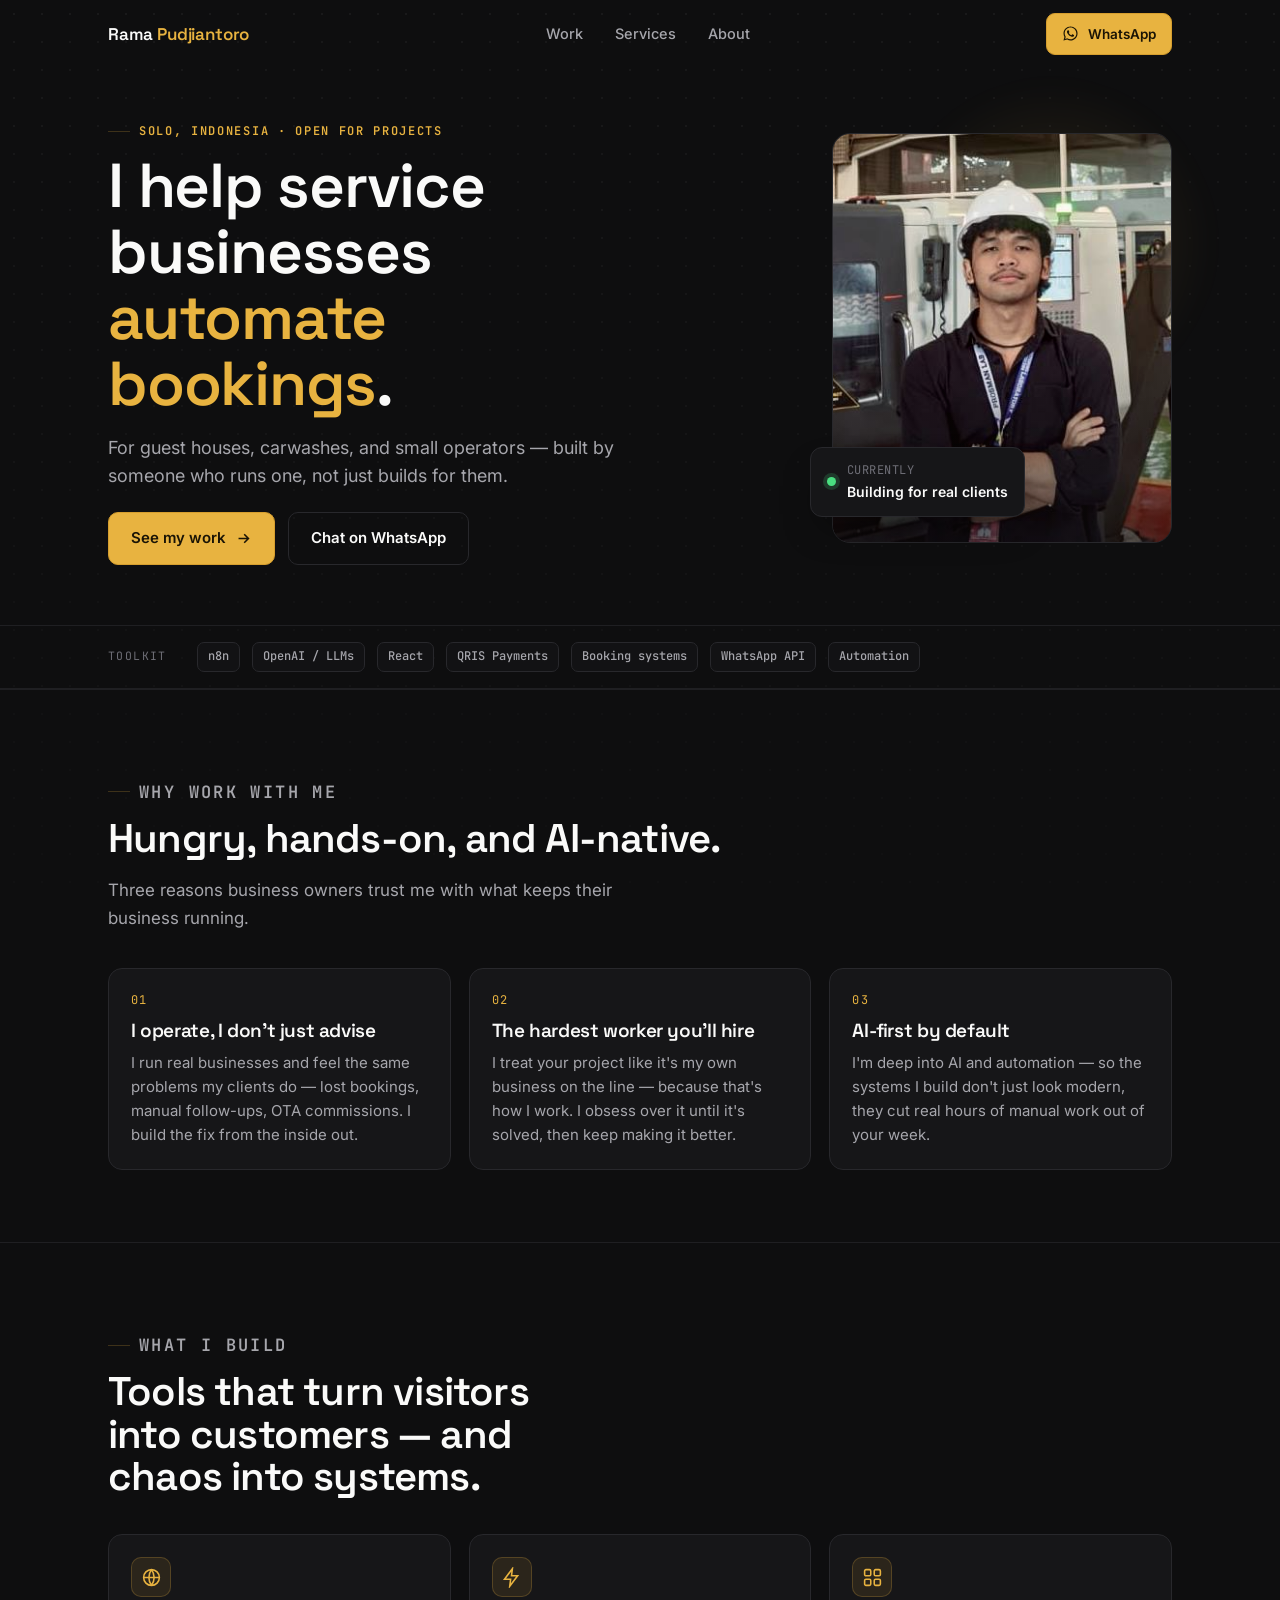
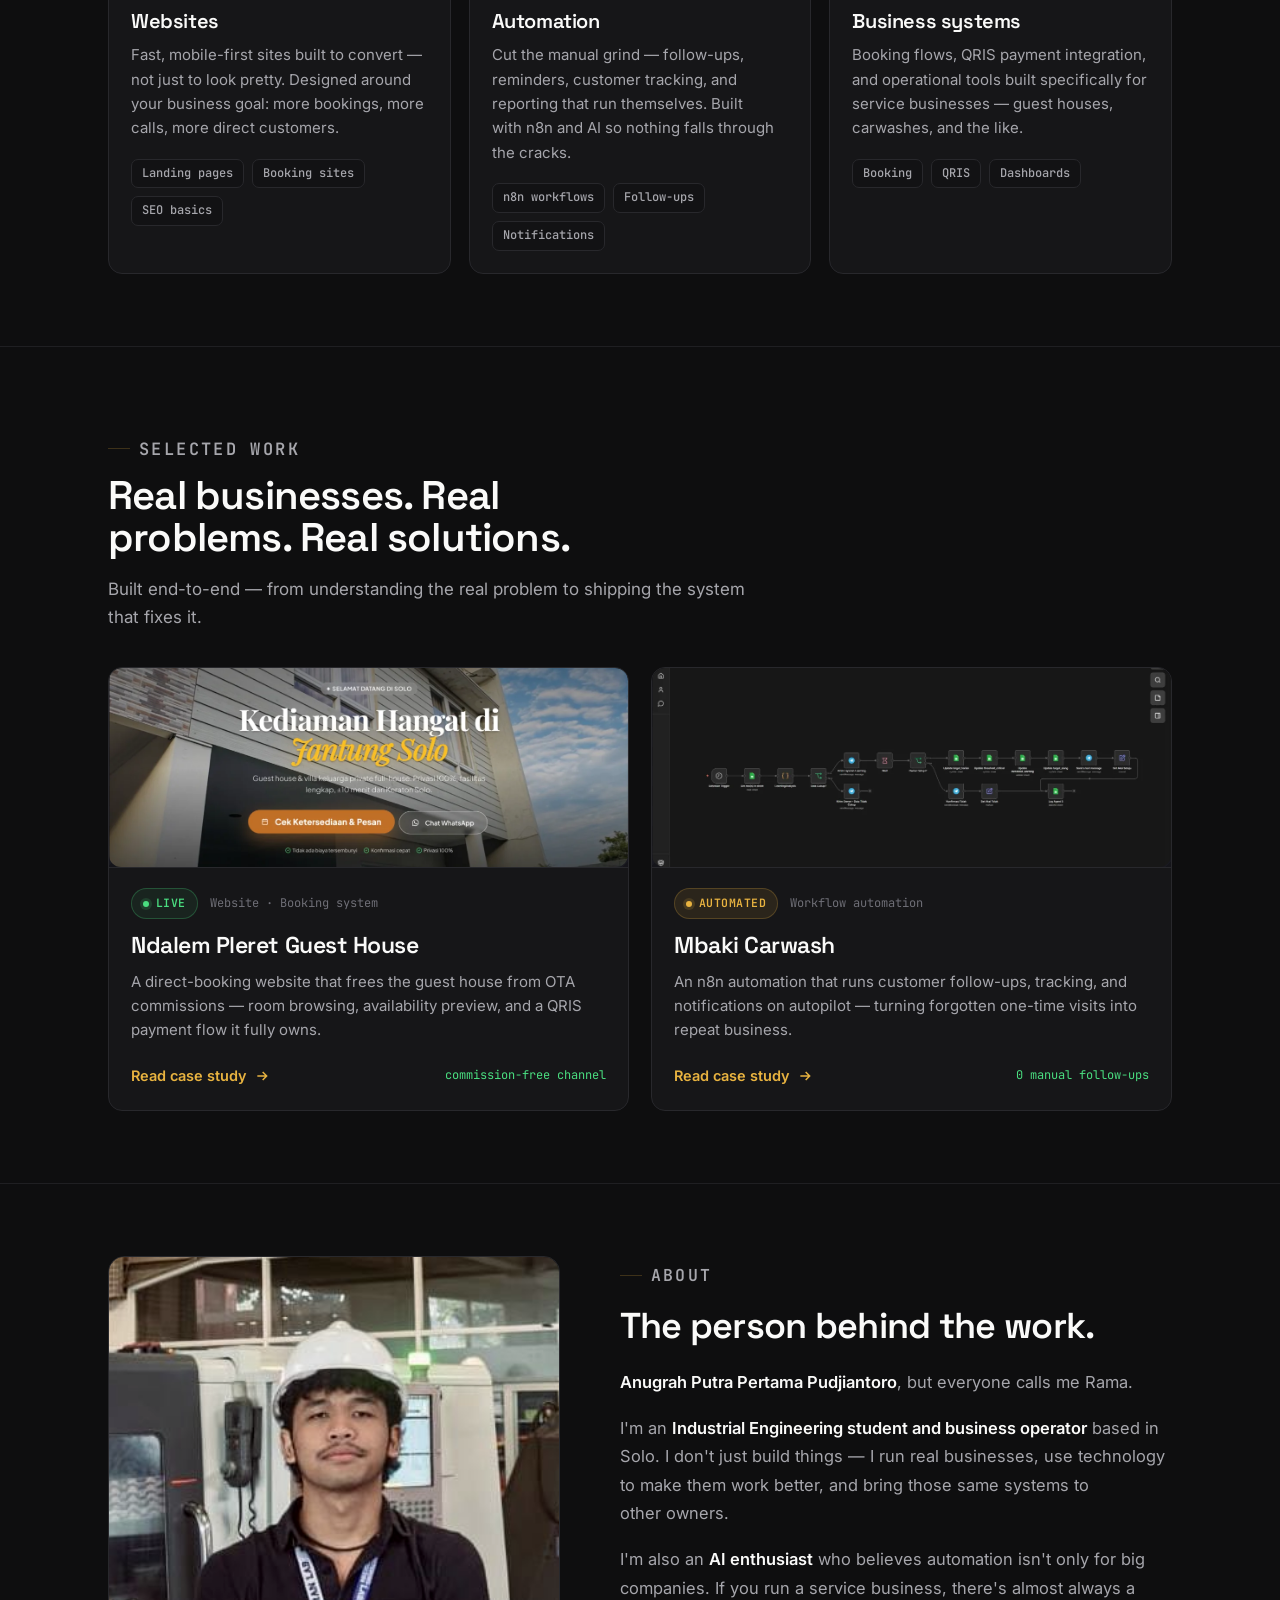
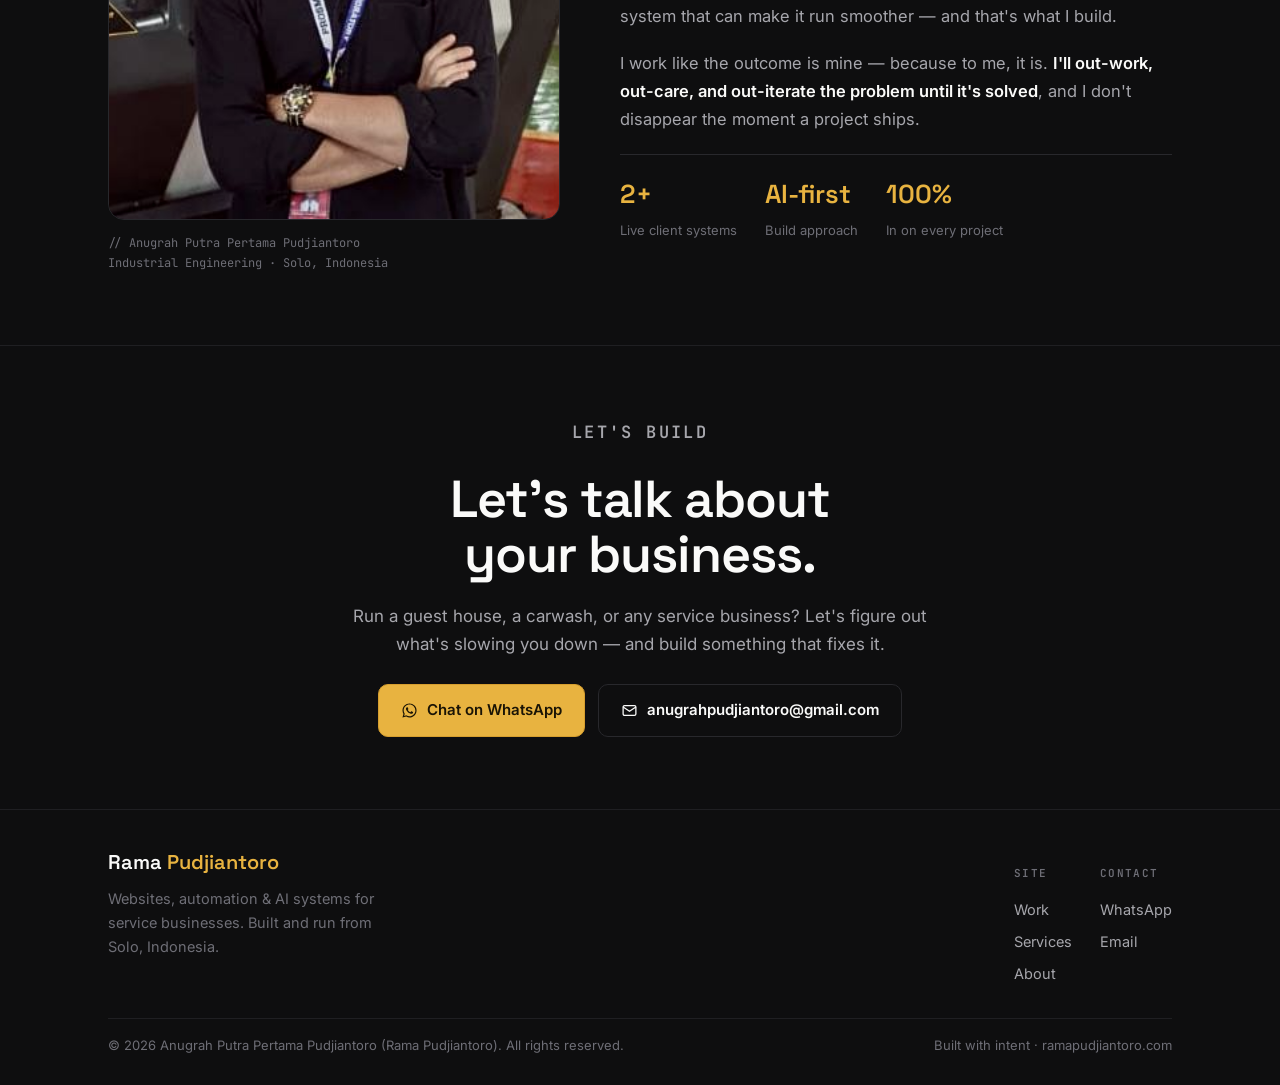
<file: index.html>
<!DOCTYPE html>
<html lang="en">
<head>
<meta charset="UTF-8">
<meta name="viewport" content="width=device-width, initial-scale=1.0">
<title>Rama Pudjiantoro — I build websites, automation & AI for service businesses</title>
<meta name="description" content="Anugrah Putra Pertama Pudjiantoro (Rama Pudjiantoro) builds websites, automation, and AI systems that help service businesses get more customers and run smoother.">
<link rel="icon" type="image/x-icon" href="assets/favicon.ico">
<link rel="icon" type="image/png" sizes="16x16" href="assets/favicon-16x16.png">
<link rel="icon" type="image/png" sizes="32x32" href="assets/favicon-32x32.png">
<link rel="icon" type="image/png" sizes="192x192" href="assets/favicon-192x192.png">
<link rel="apple-touch-icon" href="assets/apple-touch-icon.png">
<link rel="stylesheet" href="site.css">
<style>
  /* ── Hero ─────────────────────────────────────────────── */
  .hero { padding: 112px 0 60px; }
  .hero-grid { display: grid; grid-template-columns: 1.15fr 0.85fr; gap: 64px; align-items: center; }
  .hero h1 { font-size: clamp(38px, 5.4vw, 62px); margin-bottom: 18px; }
  .hero h1 .gold { color: var(--gold); }
  .hero-sub { font-size: 18px; color: var(--muted); max-width: 520px; margin-bottom: 22px; line-height: 1.55; }
  .hero-guarantee { font-size: 15.5px; color: var(--text); max-width: 500px; margin-bottom: 34px; padding-left: 16px; border-left: 2px solid var(--gold); }
  .hero-cta { display: flex; gap: 13px; flex-wrap: wrap; }

  .hero-photo { position: relative; justify-self: end; }
  .hero-photo .frame {
    width: 340px; height: 410px; border-radius: 18px; overflow: hidden;
    border: 1px solid var(--border); position: relative;
  }
  .hero-photo img { width: 100%; height: 100%; object-fit: cover; object-position: 50% 18%; filter: grayscale(0.15) contrast(1.02); }
  .hero-photo .frame::after { content:""; position:absolute; inset:0; background: linear-gradient(to top, rgba(14,14,15,0.55), transparent 45%); }
  .hero-badge {
    position: absolute; left: -22px; bottom: 26px; z-index: 3;
    background: var(--surface); border: 1px solid var(--border); border-radius: 12px;
    padding: 13px 16px; display: flex; align-items: center; gap: 11px;
    box-shadow: 0 18px 40px -18px rgba(0,0,0,0.8);
  }
  .hero-badge .pulse { width: 9px; height: 9px; border-radius: 50%; background: var(--green); box-shadow: 0 0 0 4px rgba(74,222,128,0.18); }
  .hero-badge .t { font-size: 12px; color: var(--muted-2); font-family: var(--font-mono); letter-spacing: 0.04em; }
  .hero-badge .b { font-size: 14px; font-weight: 600; }
  .hero-glow { position: absolute; top: -60px; right: -50px; width: 340px; height: 340px; background: radial-gradient(circle, rgba(232,179,64,0.14), transparent 68%); filter: blur(10px); z-index: -1; pointer-events: none; animation: glowDrift 9s ease-in-out infinite; }

  /* ── Stack strip ──────────────────────────────────────── */
  .strip { padding: 16px 0; border-top: 1px solid var(--border-soft); border-bottom: 1px solid var(--border-soft); }
  .strip-inner { display: flex; align-items: center; gap: 30px; flex-wrap: wrap; }
  .strip-label { font-family: var(--font-mono); font-size: 11.5px; letter-spacing: 0.12em; text-transform: uppercase; color: var(--muted-2); white-space: nowrap; }
  .strip-tools { display: flex; gap: 12px; flex-wrap: wrap; }

  /* ── Section heading ──────────────────────────────────── */
  .sec-head { margin-bottom: 36px; max-width: 640px; }
  .sec-head h2 { font-size: clamp(28px, 3.6vw, 40px); }
  .sec-head p { color: var(--muted); margin-top: 16px; font-size: 17px; }

  /* ── Why / trust ──────────────────────────────────────── */
  .why-grid { display: grid; grid-template-columns: repeat(3, 1fr); gap: 18px; }
  .why-card { padding: 22px 22px; }
  .why-num { font-family: var(--font-mono); font-size: 12px; color: var(--gold); letter-spacing: 0.1em; margin-bottom: 10px; }
  .why-card h3 { font-size: 19px; margin-bottom: 10px; }
  .why-card p { color: var(--muted); font-size: 15px; line-height: 1.6; }

  /* ── Services ─────────────────────────────────────────── */
  .svc-grid { display: grid; grid-template-columns: repeat(3, 1fr); gap: 18px; }
  .svc { padding: 22px 22px; }
  .svc-ico { width: 40px; height: 40px; border-radius: 10px; background: var(--gold-soft); border: 1px solid var(--gold-line); display: flex; align-items: center; justify-content: center; margin-bottom: 14px; color: var(--gold); }
  .svc-ico svg { width: 21px; height: 21px; }
  .svc h3 { font-size: 20px; margin-bottom: 11px; }
  .svc p { color: var(--muted); font-size: 15px; line-height: 1.62; margin-bottom: 18px; }
  .svc-list { display: flex; flex-wrap: wrap; gap: 8px; }

  /* ── Work ─────────────────────────────────────────────── */
  .work-grid { display: grid; grid-template-columns: 1fr 1fr; gap: 22px; }
  .work-card { display: flex; flex-direction: column; overflow: hidden; }
  .work-thumb { height: 200px; border-bottom: 1px solid var(--border); }
  .work-thumb image-slot, .work-thumb .ph { width: 100%; height: 100%; border-radius: 0; border: 0; }
  .work-body { padding: 20px 22px 22px; display: flex; flex-direction: column; flex: 1; }
  .work-meta { display: flex; align-items: center; gap: 12px; margin-bottom: 14px; flex-wrap: wrap; }
  .work-cat { font-family: var(--font-mono); font-size: 12px; color: var(--muted-2); }
  .work-card h3 { font-size: 23px; margin-bottom: 12px; }
  .work-card .desc { color: var(--muted); font-size: 15px; line-height: 1.6; margin-bottom: 22px; }
  .work-foot { margin-top: auto; display: flex; align-items: center; justify-content: space-between; gap: 12px; }
  .work-link { display: inline-flex; align-items: center; gap: 7px; font-weight: 600; font-size: 14.5px; color: var(--gold); transition: gap .15s; }
  .work-card:hover .work-link { gap: 11px; }
  .work-outcome { font-family: var(--font-mono); font-size: 12px; color: var(--green); }

  /* ── About ────────────────────────────────────────────── */
  .about-grid { display: grid; grid-template-columns: 0.9fr 1.1fr; gap: 60px; align-items: start; }
  .about-photo .frame { border-radius: 16px; overflow: hidden; border: 1px solid var(--border); aspect-ratio: 4/5; }
  .about-photo img { width: 100%; height: 100%; object-fit: cover; object-position: 50% 15%; filter: grayscale(0.2) contrast(1.02); }
  .about-photo .cap { font-family: var(--font-mono); font-size: 12px; color: var(--muted-2); margin-top: 14px; line-height: 1.6; }
  .about-body h2 { font-size: clamp(26px, 3.4vw, 36px); margin-bottom: 22px; }
  .about-body p { color: var(--muted); font-size: 16.5px; line-height: 1.72; margin-bottom: 18px; }
  .about-body p strong { color: var(--text); font-weight: 600; }
  .about-facts { display: flex; gap: 28px; flex-wrap: wrap; margin-top: 20px; padding-top: 18px; border-top: 1px solid var(--border); }
  .about-facts .f .n { font-family: var(--font-display); font-size: 26px; font-weight: 600; color: var(--gold); }
  .about-facts .f .l { font-size: 13px; color: var(--muted-2); margin-top: 4px; }

  /* ── Contact ──────────────────────────────────────────── */
  .contact { text-align: center; }
  .contact-inner { max-width: 660px; margin: 0 auto; }
  .contact h2 { font-size: clamp(32px, 4.6vw, 52px); margin-bottom: 20px; }
  .contact p { color: var(--muted); font-size: 17px; margin-bottom: 26px; }
  .contact-cta { display: flex; gap: 13px; justify-content: center; flex-wrap: wrap; }

  /* ── Mobile menu ──────────────────────────────────────── */
  .mobile-menu { position: fixed; inset: 0; z-index: 200; background: var(--bg); display: none; flex-direction: column; padding: 22px 28px; }
  .mobile-menu.open { display: flex; }
  .mm-top { display: flex; align-items: center; justify-content: space-between; height: 46px; }
  .mm-links { display: flex; flex-direction: column; gap: 6px; margin-top: 40px; }
  .mm-links a { font-family: var(--font-display); font-size: 30px; font-weight: 600; color: var(--muted); padding: 10px 0; }
  .mm-links a:active { color: var(--gold); }

  @media (max-width: 900px) {
    .hero-grid, .about-grid { grid-template-columns: 1fr; }
    .hero-photo { justify-self: start; margin-top: 10px; }
    .why-grid, .svc-grid, .work-grid { grid-template-columns: 1fr; }
    .hero { padding: 96px 0 44px; }
    .about-photo { max-width: 340px; }
  }
  @media (max-width: 520px) {
    .hero-photo .frame { width: 100%; max-width: 320px; height: 380px; }
    .hero-cta .btn, .contact-cta .btn { flex: 1; justify-content: center; }
  }
</style>
</head>
<body>

<!-- ── NAV ──────────────────────────────────────────────── -->
<header class="nav" id="nav">
  <div class="wrap nav-inner">
    <a href="index.html" class="nav-logo">Rama <b>Pudjiantoro</b></a>
    <nav class="nav-links">
      <a href="#work">Work</a>
      <a href="#services">Services</a>
      <a href="#about">About</a>
    </nav>
    <div class="nav-cta">
      <a class="btn btn-gold btn-sm" href="https://wa.me/6282135222635" target="_blank" rel="noopener">
        <svg viewBox="0 0 24 24" fill="currentColor" width="16" height="16"><path d="M19.05 4.91A9.82 9.82 0 0 0 12.04 2C6.58 2 2.13 6.45 2.13 11.91c0 1.75.46 3.45 1.32 4.95L2.05 22l5.25-1.38a9.9 9.9 0 0 0 4.74 1.21h.004c5.46 0 9.91-4.45 9.91-9.91 0-2.65-1.03-5.14-2.9-7.01zM12.04 20.15h-.003a8.2 8.2 0 0 1-4.18-1.15l-.3-.18-3.12.82.83-3.04-.2-.31a8.18 8.18 0 0 1-1.26-4.38c0-4.54 3.7-8.23 8.24-8.23 2.2 0 4.27.86 5.82 2.42a8.18 8.18 0 0 1 2.41 5.83c0 4.54-3.7 8.23-8.24 8.23zm4.52-6.16c-.25-.12-1.47-.72-1.69-.81-.23-.08-.39-.12-.56.12-.16.25-.64.81-.79.97-.14.17-.29.19-.54.06-.25-.12-1.05-.39-1.99-1.23-.74-.66-1.23-1.47-1.38-1.72-.14-.25-.01-.38.11-.51.11-.11.25-.29.37-.43.13-.14.17-.25.25-.41.08-.17.04-.31-.02-.43-.06-.12-.56-1.34-.76-1.84-.2-.48-.41-.42-.56-.43-.14-.01-.31-.01-.48-.01-.17 0-.43.06-.66.31-.23.25-.87.85-.87 2.07 0 1.22.89 2.4 1.01 2.56.12.17 1.75 2.67 4.23 3.74.59.26 1.05.41 1.41.52.59.19 1.13.16 1.56.1.48-.07 1.47-.6 1.67-1.18.21-.58.21-1.07.14-1.18-.06-.11-.22-.17-.47-.29z"/></svg>
        WhatsApp
      </a>
    </div>
    <button class="nav-burger" id="burger" aria-label="Menu">
      <svg viewBox="0 0 24 24" fill="none" stroke="currentColor" stroke-width="2" width="24" height="24"><line x1="3" y1="7" x2="21" y2="7"/><line x1="3" y1="17" x2="21" y2="17"/></svg>
    </button>
  </div>
</header>

<div class="mobile-menu" id="mobileMenu">
  <div class="mm-top">
    <span class="nav-logo">Rama <b>Pudjiantoro</b></span>
    <button class="nav-burger" id="burgerClose" aria-label="Close" style="display:inline-flex">
      <svg viewBox="0 0 24 24" fill="none" stroke="currentColor" stroke-width="2" width="26" height="26"><line x1="5" y1="5" x2="19" y2="19"/><line x1="19" y1="5" x2="5" y2="19"/></svg>
    </button>
  </div>
  <nav class="mm-links">
    <a href="#work" data-mm>Work</a>
    <a href="#services" data-mm>Services</a>
    <a href="#about" data-mm>About</a>
    <a href="#contact" data-mm>Contact</a>
  </nav>
</div>

<!-- ── HERO ─────────────────────────────────────────────── -->
<section class="hero">
  <div class="wrap hero-grid">
    <div class="hero-copy">
      <p class="eyebrow reveal">Solo, Indonesia &middot; Open for projects</p>
      <h1 class="reveal" style="transition-delay:.05s">I help service businesses <span class="gold">automate bookings</span>.</h1>
      <p class="hero-sub reveal" style="transition-delay:.1s">For guest houses, carwashes, and small operators — built by someone who runs one, not just builds for them.</p>
      <div class="hero-cta reveal" style="transition-delay:.15s">
        <a class="btn btn-gold" href="#work">See my work
          <svg viewBox="0 0 24 24" fill="none" stroke="currentColor" stroke-width="2.2"><path d="M5 12h14M13 6l6 6-6 6"/></svg>
        </a>
        <a class="btn btn-ghost" href="https://wa.me/6282135222635" target="_blank" rel="noopener">Chat on WhatsApp</a>
      </div>
    </div>
    <div class="hero-photo reveal" style="transition-delay:.15s">
      <div class="hero-glow"></div>
      <div class="frame">
        <img src="assets/rama_profile.jpg" alt="Rama Pudjiantoro">
      </div>
      <div class="hero-badge">
        <span class="pulse"></span>
        <div>
          <div class="t">CURRENTLY</div>
          <div class="b">Building for real clients</div>
        </div>
      </div>
    </div>
  </div>
</section>

<!-- ── STACK STRIP ──────────────────────────────────────── -->
<div class="strip">
  <div class="wrap strip-inner">
    <span class="strip-label">Toolkit</span>
    <div class="strip-tools">
      <span class="tag">n8n</span>
      <span class="tag">OpenAI / LLMs</span>
      <span class="tag">React</span>
      <span class="tag">QRIS Payments</span>
      <span class="tag">Booking systems</span>
      <span class="tag">WhatsApp API</span>
      <span class="tag">Automation</span>
    </div>
  </div>
</div>

<!-- ── WHY ME ───────────────────────────────────────────── -->
<section class="section" id="why">
  <div class="wrap">
    <div class="sec-head reveal">
      <p class="eyebrow">Why work with me</p>
      <h2>Hungry, hands-on, and AI-native.</h2>
      <p>Three reasons business owners trust me with what keeps their business running.</p>
    </div>
    <div class="why-grid">
      <div class="card why-card reveal">
        <div class="why-num">01</div>
        <h3>I operate, I don't just advise</h3>
        <p>I run real businesses and feel the same problems my clients do — lost bookings, manual follow-ups, OTA commissions. I build the fix from the inside out.</p>
      </div>
      <div class="card why-card reveal" style="transition-delay:.08s">
        <div class="why-num">02</div>
        <h3>The hardest worker you'll hire</h3>
        <p>I treat your project like it's my own business on the line — because that's how I work. I obsess over it until it's solved, then keep making it better.</p>
      </div>
      <div class="card why-card reveal" style="transition-delay:.16s">
        <div class="why-num">03</div>
        <h3>AI-first by default</h3>
        <p>I'm deep into AI and automation — so the systems I build don't just look modern, they cut real hours of manual work out of your week.</p>
      </div>
    </div>
  </div>
</section>

<!-- ── SERVICES ─────────────────────────────────────────── -->
<section class="section" id="services">
  <div class="wrap">
    <div class="sec-head reveal">
      <p class="eyebrow">What I build</p>
      <h2>Tools that turn visitors into customers — and chaos into systems.</h2>
    </div>
    <div class="svc-grid">
      <div class="card svc reveal">
        <div class="svc-ico"><svg viewBox="0 0 24 24" fill="none" stroke="currentColor" stroke-width="1.8"><circle cx="12" cy="12" r="9"/><path d="M3 12h18M12 3a15 15 0 010 18M12 3a15 15 0 000 18"/></svg></div>
        <h3>Websites</h3>
        <p>Fast, mobile-first sites built to convert — not just to look pretty. Designed around your business goal: more bookings, more calls, more direct customers.</p>
        <div class="svc-list"><span class="tag">Landing pages</span><span class="tag">Booking sites</span><span class="tag">SEO basics</span></div>
      </div>
      <div class="card svc reveal" style="transition-delay:.08s">
        <div class="svc-ico"><svg viewBox="0 0 24 24" fill="none" stroke="currentColor" stroke-width="1.8"><path d="M13 2L4 14h7l-1 8 9-12h-7z"/></svg></div>
        <h3>Automation</h3>
        <p>Cut the manual grind — follow-ups, reminders, customer tracking, and reporting that run themselves. Built with n8n and AI so nothing falls through the cracks.</p>
        <div class="svc-list"><span class="tag">n8n workflows</span><span class="tag">Follow-ups</span><span class="tag">Notifications</span></div>
      </div>
      <div class="card svc reveal" style="transition-delay:.16s">
        <div class="svc-ico"><svg viewBox="0 0 24 24" fill="none" stroke="currentColor" stroke-width="1.8"><rect x="3" y="3" width="7" height="7" rx="1.5"/><rect x="14" y="3" width="7" height="7" rx="1.5"/><rect x="3" y="14" width="7" height="7" rx="1.5"/><rect x="14" y="14" width="7" height="7" rx="1.5"/></svg></div>
        <h3>Business systems</h3>
        <p>Booking flows, QRIS payment integration, and operational tools built specifically for service businesses — guest houses, carwashes, and the like.</p>
        <div class="svc-list"><span class="tag">Booking</span><span class="tag">QRIS</span><span class="tag">Dashboards</span></div>
      </div>
    </div>
  </div>
</section>

<!-- ── WORK ─────────────────────────────────────────────── -->
<section class="section" id="work">
  <div class="wrap">
    <div class="sec-head reveal">
      <p class="eyebrow">Selected work</p>
      <h2>Real businesses. Real problems. Real solutions.</h2>
      <p>Built end-to-end — from understanding the real problem to shipping the system that fixes it.</p>
    </div>
    <div class="work-grid">

      <a class="card work-card reveal" href="ndalem-pleret.html">
        <div class="work-thumb">
          <image-slot id="work-ndalem" placeholder="Drop Ndalem Pleret site screenshot" fit="cover"></image-slot>
        </div>
        <div class="work-body">
          <div class="work-meta">
            <span class="pill live"><span class="dot"></span>Live</span>
            <span class="work-cat">Website &middot; Booking system</span>
          </div>
          <h3>Ndalem Pleret Guest House</h3>
          <p class="desc">A direct-booking website that frees the guest house from OTA commissions — room browsing, availability preview, and a QRIS payment flow it fully owns.</p>
          <div class="work-foot">
            <span class="work-link">Read case study
              <svg viewBox="0 0 24 24" fill="none" stroke="currentColor" stroke-width="2.2" width="16" height="16"><path d="M5 12h14M13 6l6 6-6 6"/></svg>
            </span>
            <span class="work-outcome">commission-free channel</span>
          </div>
        </div>
      </a>

      <a class="card work-card reveal" href="mbaki-carwash.html" style="transition-delay:.08s">
        <div class="work-thumb">
          <image-slot id="work-mbaki" placeholder="Drop Mbaki Carwash workflow screenshot" fit="cover"></image-slot>
        </div>
        <div class="work-body">
          <div class="work-meta">
            <span class="pill gold"><span class="dot"></span>Automated</span>
            <span class="work-cat">Workflow automation</span>
          </div>
          <h3>Mbaki Carwash</h3>
          <p class="desc">An n8n automation that runs customer follow-ups, tracking, and notifications on autopilot — turning forgotten one-time visits into repeat business.</p>
          <div class="work-foot">
            <span class="work-link">Read case study
              <svg viewBox="0 0 24 24" fill="none" stroke="currentColor" stroke-width="2.2" width="16" height="16"><path d="M5 12h14M13 6l6 6-6 6"/></svg>
            </span>
            <span class="work-outcome">0 manual follow-ups</span>
          </div>
        </div>
      </a>

    </div>
  </div>
</section>

<!-- ── ABOUT ────────────────────────────────────────────── -->
<section class="section" id="about">
  <div class="wrap about-grid">
    <div class="about-photo reveal">
      <div class="frame"><img src="assets/rama_profile.jpg" alt="Rama Pudjiantoro"></div>
      <p class="cap">// Anugrah Putra Pertama Pudjiantoro<br>Industrial Engineering · Solo, Indonesia</p>
    </div>
    <div class="about-body reveal" style="transition-delay:.08s">
      <p class="eyebrow">About</p>
      <h2>The person behind the work.</h2>
      <p><strong>Anugrah Putra Pertama Pudjiantoro</strong>, but everyone calls me Rama.</p>
      <p>I'm an <strong>Industrial Engineering student and business operator</strong> based in Solo. I don't just build things — I run real businesses, use technology to make them work better, and bring those same systems to other owners.</p>
      <p>I'm also an <strong>AI enthusiast</strong> who believes automation isn't only for big companies. If you run a service business, there's almost always a system that can make it run smoother — and that's what I build.</p>
      <p>I work like the outcome is mine — because to me, it is. <strong>I'll out-work, out-care, and out-iterate the problem until it's solved</strong>, and I don't disappear the moment a project ships.</p>
      <div class="about-facts">
        <div class="f"><div class="n">2+</div><div class="l">Live client systems</div></div>
        <div class="f"><div class="n">AI-first</div><div class="l">Build approach</div></div>
        <div class="f"><div class="n">100%</div><div class="l">In on every project</div></div>
      </div>
    </div>
  </div>
</section>

<!-- ── CONTACT ──────────────────────────────────────────── -->
<section class="section contact" id="contact">
  <div class="wrap contact-inner">
    <p class="eyebrow no-rule reveal" style="justify-content:center">Let's build</p>
    <h2 class="reveal" style="transition-delay:.05s">Let's talk about your business.</h2>
    <p class="reveal" style="transition-delay:.1s">Run a guest house, a carwash, or any service business? Let's figure out what's slowing you down — and build something that fixes it.</p>
    <div class="contact-cta reveal" style="transition-delay:.15s">
      <a class="btn btn-gold" href="https://wa.me/6282135222635" target="_blank" rel="noopener">
        <svg viewBox="0 0 24 24" fill="currentColor"><path d="M19.05 4.91A9.82 9.82 0 0 0 12.04 2C6.58 2 2.13 6.45 2.13 11.91c0 1.75.46 3.45 1.32 4.95L2.05 22l5.25-1.38a9.9 9.9 0 0 0 4.74 1.21h.004c5.46 0 9.91-4.45 9.91-9.91 0-2.65-1.03-5.14-2.9-7.01zM12.04 20.15h-.003a8.2 8.2 0 0 1-4.18-1.15l-.3-.18-3.12.82.83-3.04-.2-.31a8.18 8.18 0 0 1-1.26-4.38c0-4.54 3.7-8.23 8.24-8.23 2.2 0 4.27.86 5.82 2.42a8.18 8.18 0 0 1 2.41 5.83c0 4.54-3.7 8.23-8.24 8.23zm4.52-6.16c-.25-.12-1.47-.72-1.69-.81-.23-.08-.39-.12-.56.12-.16.25-.64.81-.79.97-.14.17-.29.19-.54.06-.25-.12-1.05-.39-1.99-1.23-.74-.66-1.23-1.47-1.38-1.72-.14-.25-.01-.38.11-.51.11-.11.25-.29.37-.43.13-.14.17-.25.25-.41.08-.17.04-.31-.02-.43-.06-.12-.56-1.34-.76-1.84-.2-.48-.41-.42-.56-.43-.14-.01-.31-.01-.48-.01-.17 0-.43.06-.66.31-.23.25-.87.85-.87 2.07 0 1.22.89 2.4 1.01 2.56.12.17 1.75 2.67 4.23 3.74.59.26 1.05.41 1.41.52.59.19 1.13.16 1.56.1.48-.07 1.47-.6 1.67-1.18.21-.58.21-1.07.14-1.18-.06-.11-.22-.17-.47-.29z"/></svg>
        Chat on WhatsApp
      </a>
      <a class="btn btn-ghost" href="mailto:anugrahpudjiantoro@gmail.com">
        <svg viewBox="0 0 24 24" fill="none" stroke="currentColor" stroke-width="1.8"><rect x="3" y="5" width="18" height="14" rx="2"/><path d="M3 7l9 6 9-6"/></svg>
        anugrahpudjiantoro@gmail.com
      </a>
    </div>
  </div>
</section>

<!-- ── FOOTER ───────────────────────────────────────────── -->
<footer class="footer">
  <div class="wrap">
    <div class="footer-grid">
      <div>
        <div class="footer-name">Rama <span style="color:var(--gold)">Pudjiantoro</span></div>
        <p class="footer-tag">Websites, automation &amp; AI systems for service businesses. Built and run from Solo, Indonesia.</p>
      </div>
      <div class="footer-links">
        <div class="footer-col">
          <h5>Site</h5>
          <a href="#work">Work</a>
          <a href="#services">Services</a>
          <a href="#about">About</a>
        </div>
        <div class="footer-col">
          <h5>Contact</h5>
          <a href="https://wa.me/6282135222635" target="_blank" rel="noopener">WhatsApp</a>
          <a href="mailto:anugrahpudjiantoro@gmail.com">Email</a>
        </div>
      </div>
    </div>
    <div class="footer-base">
      <span>&copy; 2026 Anugrah Putra Pertama Pudjiantoro (Rama Pudjiantoro). All rights reserved.</span>
      <span>Built with intent &middot; ramapudjiantoro.com</span>
    </div>
  </div>
</footer>

<script src="image-slot.js"></script>
<script src="site.js"></script>
<script>
  // Mobile menu
  const mm = document.getElementById('mobileMenu');
  document.getElementById('burger').addEventListener('click', () => mm.classList.add('open'));
  document.getElementById('burgerClose').addEventListener('click', () => mm.classList.remove('open'));
  document.querySelectorAll('[data-mm]').forEach(a => a.addEventListener('click', () => mm.classList.remove('open')));
</script>
</body>
</html>
</file>
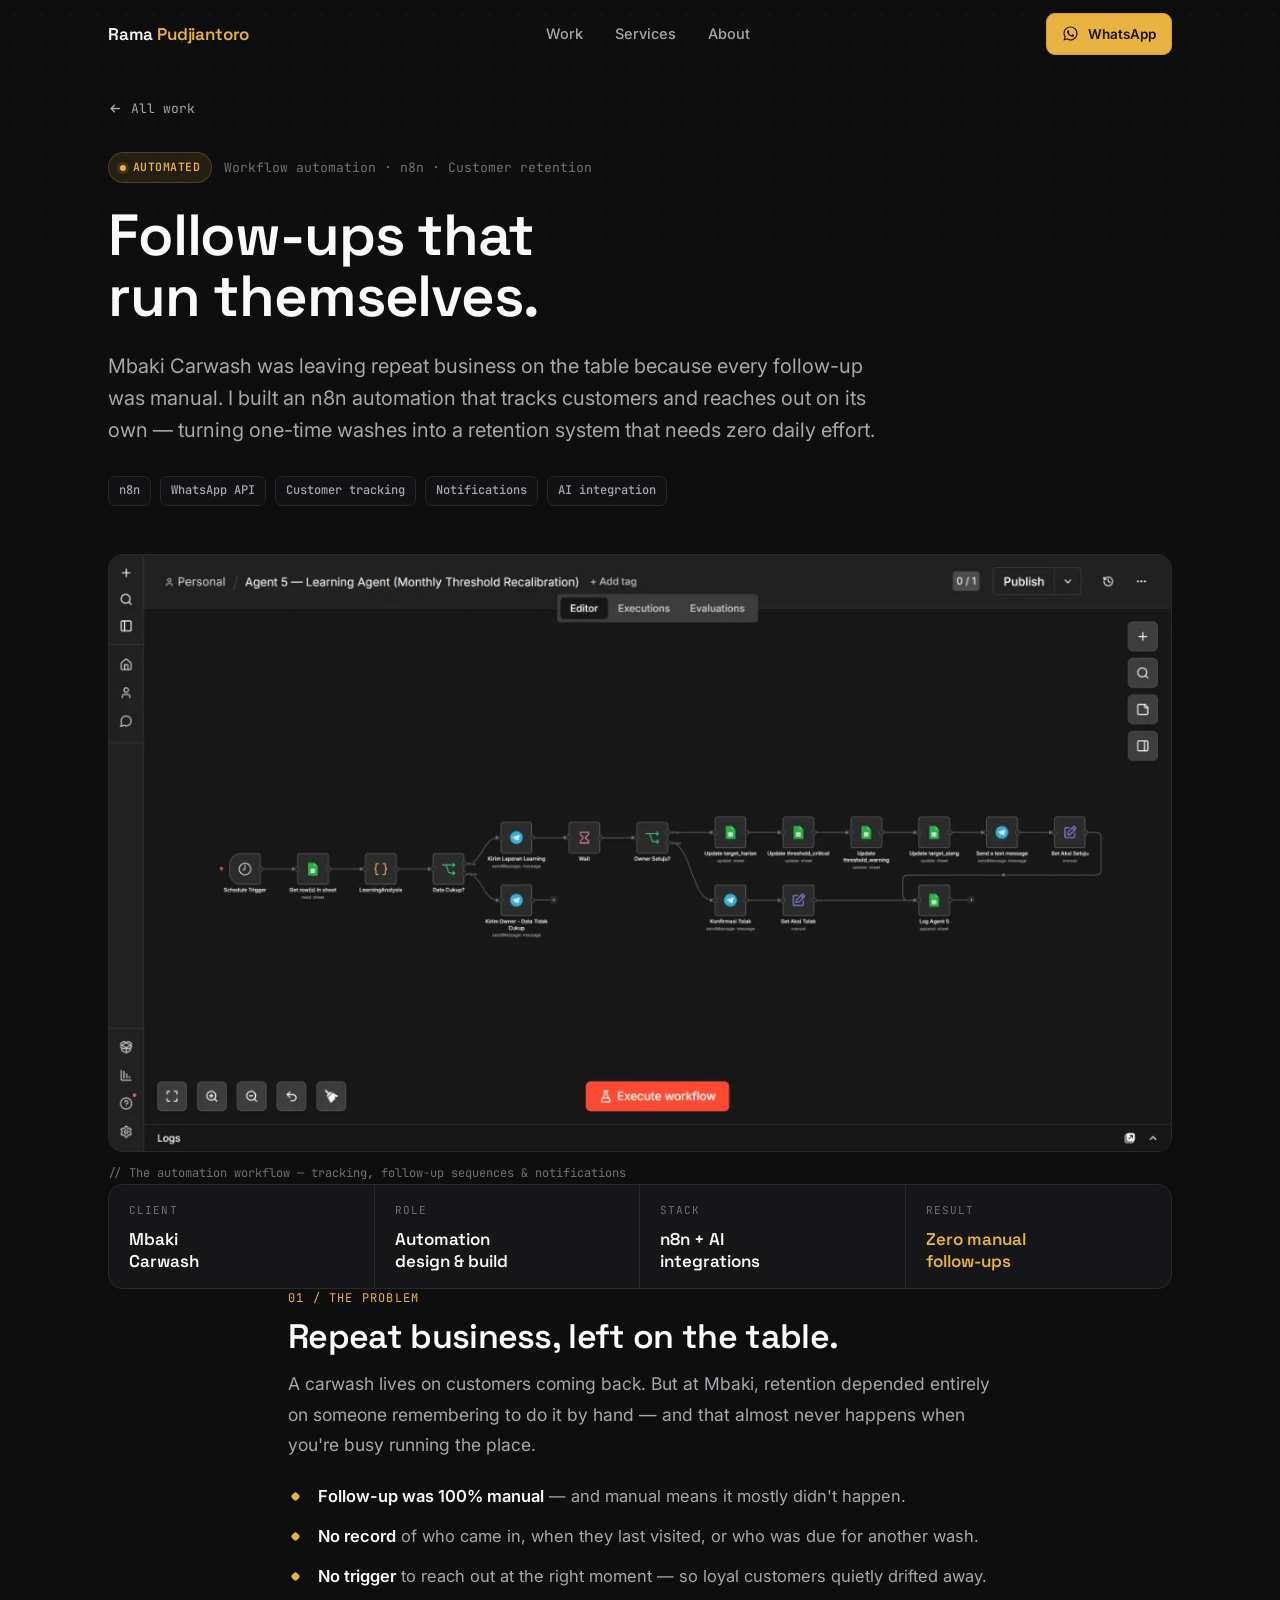
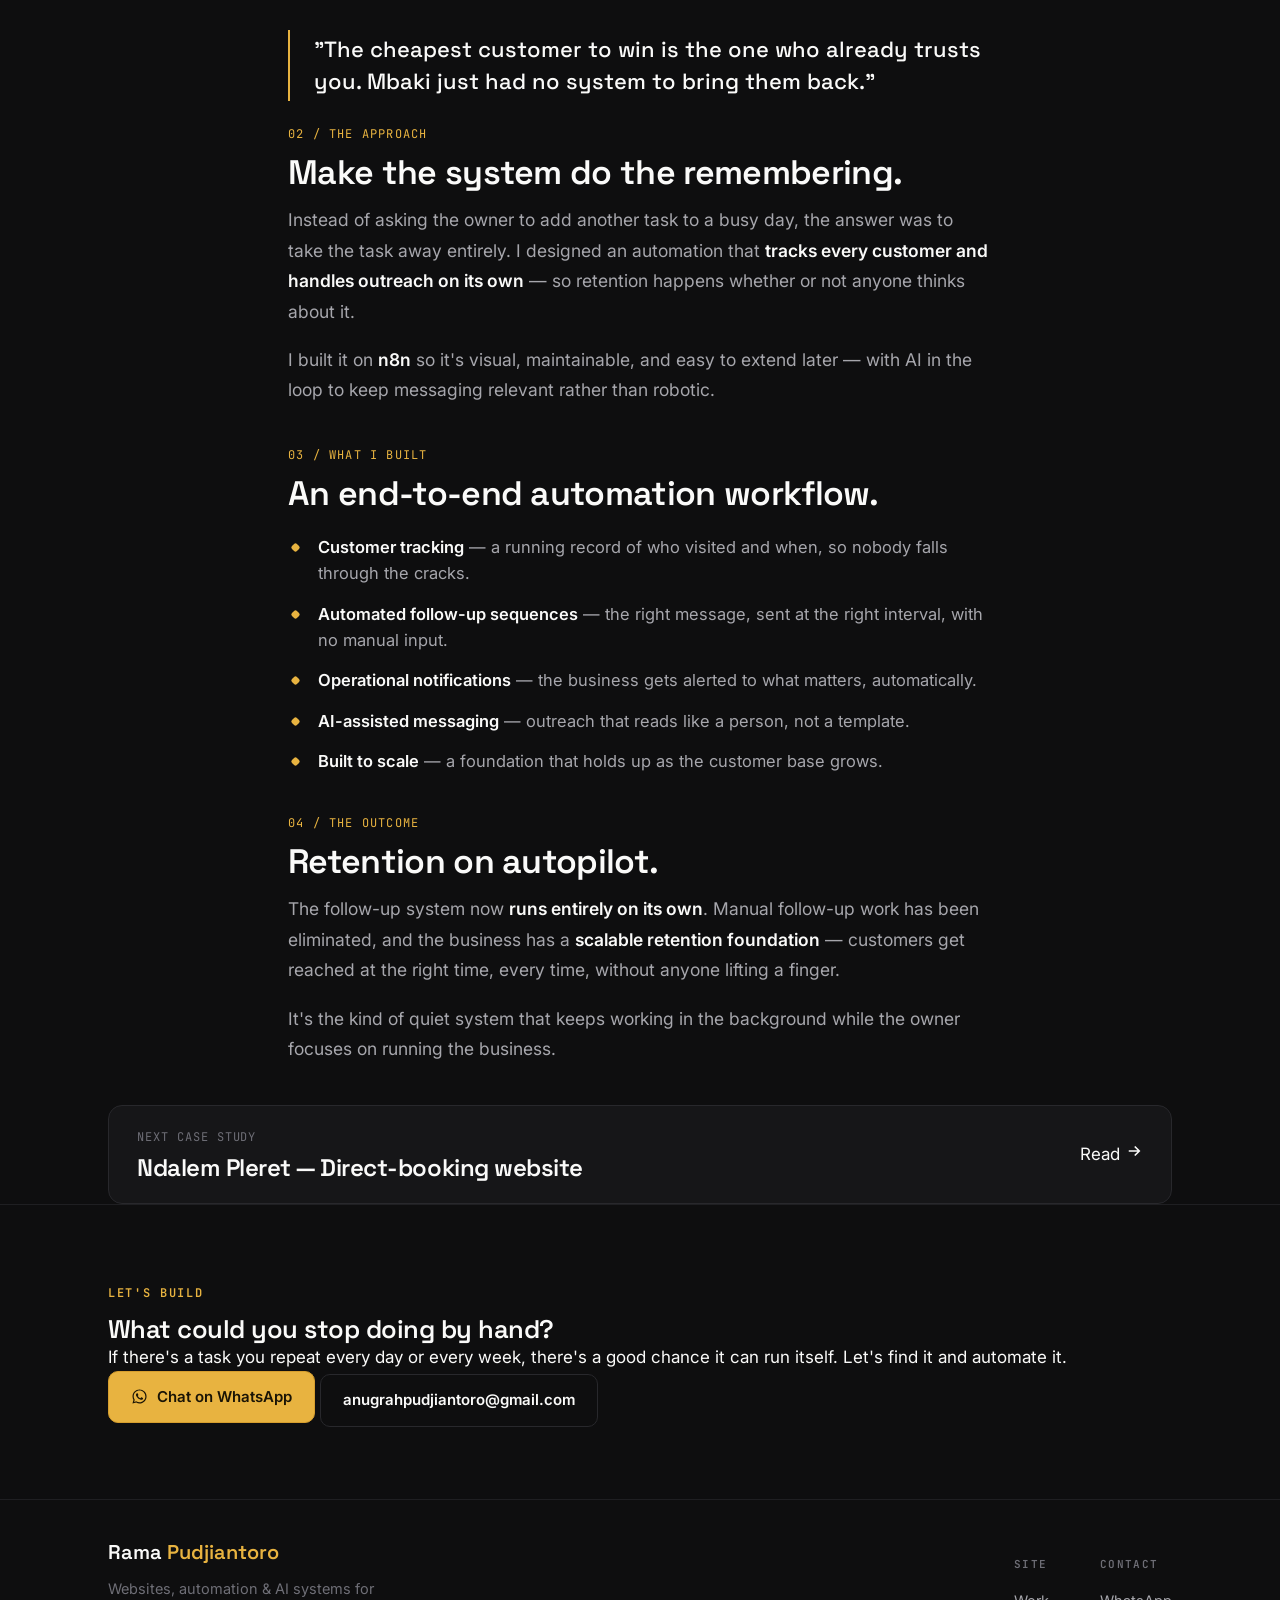
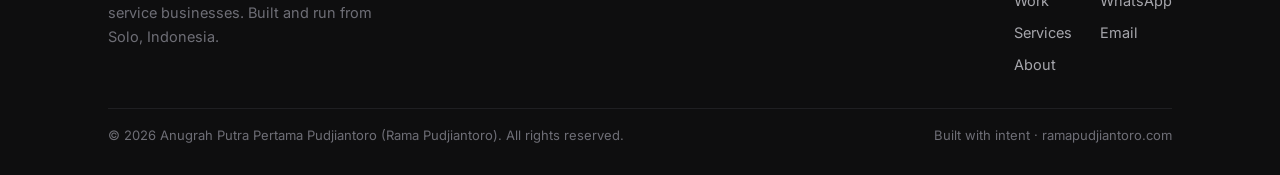
<file: mbaki-carwash.html>
<!DOCTYPE html>
<html lang="en">
<head>
<meta charset="UTF-8">
<meta name="viewport" content="width=device-width, initial-scale=1.0">
<title>Mbaki Carwash — Case Study · Rama Pudjiantoro</title>
<meta name="description" content="An n8n automation that runs customer follow-ups, tracking, and notifications on autopilot for a carwash.">
<link rel="icon" type="image/x-icon" href="assets/favicon.ico">
<link rel="icon" type="image/png" sizes="16x16" href="assets/favicon-16x16.png">
<link rel="icon" type="image/png" sizes="32x32" href="assets/favicon-32x32.png">
<link rel="icon" type="image/png" sizes="192x192" href="assets/favicon-192x192.png">
<link rel="apple-touch-icon" href="assets/apple-touch-icon.png">
<link rel="stylesheet" href="site.css">
</head>
<body>

<!-- NAV -->
<header class="nav" id="nav">
  <div class="wrap nav-inner">
    <a href="index.html" class="nav-logo">Rama <b>Pudjiantoro</b></a>
    <nav class="nav-links">
      <a href="index.html#work">Work</a>
      <a href="index.html#services">Services</a>
      <a href="index.html#about">About</a>
    </nav>
    <div class="nav-cta">
      <a class="btn btn-gold btn-sm" href="https://wa.me/6282135222635" target="_blank" rel="noopener">
        <svg viewBox="0 0 24 24" fill="currentColor" width="16" height="16"><path d="M19.05 4.91A9.82 9.82 0 0 0 12.04 2C6.58 2 2.13 6.45 2.13 11.91c0 1.75.46 3.45 1.32 4.95L2.05 22l5.25-1.38a9.9 9.9 0 0 0 4.74 1.21h.004c5.46 0 9.91-4.45 9.91-9.91 0-2.65-1.03-5.14-2.9-7.01zM12.04 20.15h-.003a8.2 8.2 0 0 1-4.18-1.15l-.3-.18-3.12.82.83-3.04-.2-.31a8.18 8.18 0 0 1-1.26-4.38c0-4.54 3.7-8.23 8.24-8.23 2.2 0 4.27.86 5.82 2.42a8.18 8.18 0 0 1 2.41 5.83c0 4.54-3.7 8.23-8.24 8.23zm4.52-6.16c-.25-.12-1.47-.72-1.69-.81-.23-.08-.39-.12-.56.12-.16.25-.64.81-.79.97-.14.17-.29.19-.54.06-.25-.12-1.05-.39-1.99-1.23-.74-.66-1.23-1.47-1.38-1.72-.14-.25-.01-.38.11-.51.11-.11.25-.29.37-.43.13-.14.17-.25.25-.41.08-.17.04-.31-.02-.43-.06-.12-.56-1.34-.76-1.84-.2-.48-.41-.42-.56-.43-.14-.01-.31-.01-.48-.01-.17 0-.43.06-.66.31-.23.25-.87.85-.87 2.07 0 1.22.89 2.4 1.01 2.56.12.17 1.75 2.67 4.23 3.74.59.26 1.05.41 1.41.52.59.19 1.13.16 1.56.1.48-.07 1.47-.6 1.67-1.18.21-.58.21-1.07.14-1.18-.06-.11-.22-.17-.47-.29z"/></svg>
        WhatsApp
      </a>
    </div>
  </div>
</header>

<!-- HERO -->
<section class="cs-hero">
  <div class="wrap">
    <a href="index.html#work" class="cs-back reveal">
      <svg viewBox="0 0 24 24" fill="none" stroke="currentColor" stroke-width="2.2"><path d="M19 12H5M11 6l-6 6 6 6"/></svg>
      All work
    </a>
    <div class="cs-meta reveal" style="transition-delay:.04s">
      <span class="pill gold"><span class="dot"></span>Automated</span>
      <span class="cat">Workflow automation &middot; n8n &middot; Customer retention</span>
    </div>
    <h1 class="reveal" style="transition-delay:.08s">Follow-ups that run themselves.</h1>
    <p class="cs-lede reveal" style="transition-delay:.12s">Mbaki Carwash was leaving repeat business on the table because every follow-up was manual. I built an n8n automation that tracks customers and reaches out on its own — turning one-time washes into a retention system that needs zero daily effort.</p>
    <div class="cs-tags reveal" style="transition-delay:.16s">
      <span class="tag">n8n</span>
      <span class="tag">WhatsApp API</span>
      <span class="tag">Customer tracking</span>
      <span class="tag">Notifications</span>
      <span class="tag">AI integration</span>
    </div>
  </div>
</section>

<!-- SCREENSHOT -->
<section class="cs-section tight" style="padding-top:0">
  <div class="wrap">
    <div class="cs-shot reveal">
      <image-slot id="cs-mbaki-hero" placeholder="Drop the n8n workflow screenshot (16:9)" fit="cover"></image-slot>
      <p class="cap">// The automation workflow — tracking, follow-up sequences &amp; notifications</p>
    </div>
  </div>
</section>

<!-- SNAPSHOT -->
<section class="cs-section tight">
  <div class="wrap">
    <div class="cs-snapshot reveal">
      <div class="cell"><div class="k">Client</div><div class="v">Mbaki<br>Carwash</div></div>
      <div class="cell"><div class="k">Role</div><div class="v">Automation<br>design &amp; build</div></div>
      <div class="cell"><div class="k">Stack</div><div class="v">n8n + AI<br>integrations</div></div>
      <div class="cell"><div class="k">Result</div><div class="v gold">Zero manual<br>follow-ups</div></div>
    </div>
  </div>
</section>

<!-- NARRATIVE -->
<section class="cs-section">
  <div class="wrap cs-body">

    <div class="cs-block reveal">
      <div class="num">01 / THE PROBLEM</div>
      <h2>Repeat business, left on the table.</h2>
      <p>A carwash lives on customers coming back. But at Mbaki, retention depended entirely on someone remembering to do it by hand — and that almost never happens when you're busy running the place.</p>
      <ul class="cs-list">
        <li><strong>Follow-up was 100% manual</strong> — and manual means it mostly didn't happen.</li>
        <li><strong>No record</strong> of who came in, when they last visited, or who was due for another wash.</li>
        <li><strong>No trigger</strong> to reach out at the right moment — so loyal customers quietly drifted away.</li>
      </ul>
    </div>

    <div class="cs-pullquote reveal">"The cheapest customer to win is the one who already trusts you. Mbaki just had no system to bring them back."</div>

    <div class="cs-block reveal">
      <div class="num">02 / THE APPROACH</div>
      <h2>Make the system do the remembering.</h2>
      <p>Instead of asking the owner to add another task to a busy day, the answer was to take the task away entirely. I designed an automation that <strong>tracks every customer and handles outreach on its own</strong> — so retention happens whether or not anyone thinks about it.</p>
      <p>I built it on <strong>n8n</strong> so it's visual, maintainable, and easy to extend later — with AI in the loop to keep messaging relevant rather than robotic.</p>
    </div>

    <div class="cs-block reveal">
      <div class="num">03 / WHAT I BUILT</div>
      <h2>An end-to-end automation workflow.</h2>
      <ul class="cs-list">
        <li><strong>Customer tracking</strong> — a running record of who visited and when, so nobody falls through the cracks.</li>
        <li><strong>Automated follow-up sequences</strong> — the right message, sent at the right interval, with no manual input.</li>
        <li><strong>Operational notifications</strong> — the business gets alerted to what matters, automatically.</li>
        <li><strong>AI-assisted messaging</strong> — outreach that reads like a person, not a template.</li>
        <li><strong>Built to scale</strong> — a foundation that holds up as the customer base grows.</li>
      </ul>
    </div>

    <div class="cs-block reveal">
      <div class="num">04 / THE OUTCOME</div>
      <h2>Retention on autopilot.</h2>
      <p>The follow-up system now <strong>runs entirely on its own</strong>. Manual follow-up work has been eliminated, and the business has a <strong>scalable retention foundation</strong> — customers get reached at the right time, every time, without anyone lifting a finger.</p>
      <p>It's the kind of quiet system that keeps working in the background while the owner focuses on running the business.</p>
    </div>

  </div>
</section>

<!-- NEXT -->
<section class="cs-section tight">
  <div class="wrap">
    <a class="card cs-next reveal" href="ndalem-pleret.html">
      <div>
        <div class="l">Next case study</div>
        <h3>Ndalem Pleret — Direct-booking website</h3>
      </div>
      <span class="work-link">Read
        <svg viewBox="0 0 24 24" fill="none" stroke="currentColor" stroke-width="2.2" width="18" height="18"><path d="M5 12h14M13 6l6 6-6 6"/></svg>
      </span>
    </a>
  </div>
</section>

<!-- CTA -->
<section class="section contact" id="contact">
  <div class="wrap contact-inner">
    <p class="eyebrow no-rule reveal" style="justify-content:center">Let's build</p>
    <h2 class="reveal" style="transition-delay:.05s">What could you stop doing by hand?</h2>
    <p class="reveal" style="transition-delay:.1s">If there's a task you repeat every day or every week, there's a good chance it can run itself. Let's find it and automate it.</p>
    <div class="contact-cta reveal" style="transition-delay:.15s">
      <a class="btn btn-gold" href="https://wa.me/6282135222635" target="_blank" rel="noopener">
        <svg viewBox="0 0 24 24" fill="currentColor"><path d="M19.05 4.91A9.82 9.82 0 0 0 12.04 2C6.58 2 2.13 6.45 2.13 11.91c0 1.75.46 3.45 1.32 4.95L2.05 22l5.25-1.38a9.9 9.9 0 0 0 4.74 1.21h.004c5.46 0 9.91-4.45 9.91-9.91 0-2.65-1.03-5.14-2.9-7.01zM12.04 20.15h-.003a8.2 8.2 0 0 1-4.18-1.15l-.3-.18-3.12.82.83-3.04-.2-.31a8.18 8.18 0 0 1-1.26-4.38c0-4.54 3.7-8.23 8.24-8.23 2.2 0 4.27.86 5.82 2.42a8.18 8.18 0 0 1 2.41 5.83c0 4.54-3.7 8.23-8.24 8.23zm4.52-6.16c-.25-.12-1.47-.72-1.69-.81-.23-.08-.39-.12-.56.12-.16.25-.64.81-.79.97-.14.17-.29.19-.54.06-.25-.12-1.05-.39-1.99-1.23-.74-.66-1.23-1.47-1.38-1.72-.14-.25-.01-.38.11-.51.11-.11.25-.29.37-.43.13-.14.17-.25.25-.41.08-.17.04-.31-.02-.43-.06-.12-.56-1.34-.76-1.84-.2-.48-.41-.42-.56-.43-.14-.01-.31-.01-.48-.01-.17 0-.43.06-.66.31-.23.25-.87.85-.87 2.07 0 1.22.89 2.4 1.01 2.56.12.17 1.75 2.67 4.23 3.74.59.26 1.05.41 1.41.52.59.19 1.13.16 1.56.1.48-.07 1.47-.6 1.67-1.18.21-.58.21-1.07.14-1.18-.06-.11-.22-.17-.47-.29z"/></svg>
        Chat on WhatsApp
      </a>
      <a class="btn btn-ghost" href="mailto:anugrahpudjiantoro@gmail.com">anugrahpudjiantoro@gmail.com</a>
    </div>
  </div>
</section>

<!-- FOOTER -->
<footer class="footer">
  <div class="wrap">
    <div class="footer-grid">
      <div>
        <div class="footer-name">Rama <span style="color:var(--gold)">Pudjiantoro</span></div>
        <p class="footer-tag">Websites, automation &amp; AI systems for service businesses. Built and run from Solo, Indonesia.</p>
      </div>
      <div class="footer-links">
        <div class="footer-col">
          <h5>Site</h5>
          <a href="index.html#work">Work</a>
          <a href="index.html#services">Services</a>
          <a href="index.html#about">About</a>
        </div>
        <div class="footer-col">
          <h5>Contact</h5>
          <a href="https://wa.me/6282135222635" target="_blank" rel="noopener">WhatsApp</a>
          <a href="mailto:anugrahpudjiantoro@gmail.com">Email</a>
        </div>
      </div>
    </div>
    <div class="footer-base">
      <span>&copy; 2026 Anugrah Putra Pertama Pudjiantoro (Rama Pudjiantoro). All rights reserved.</span>
      <span>Built with intent &middot; ramapudjiantoro.com</span>
    </div>
  </div>
</footer>

<script src="image-slot.js"></script>
<script src="site.js"></script>
</body>
</html>
</file>
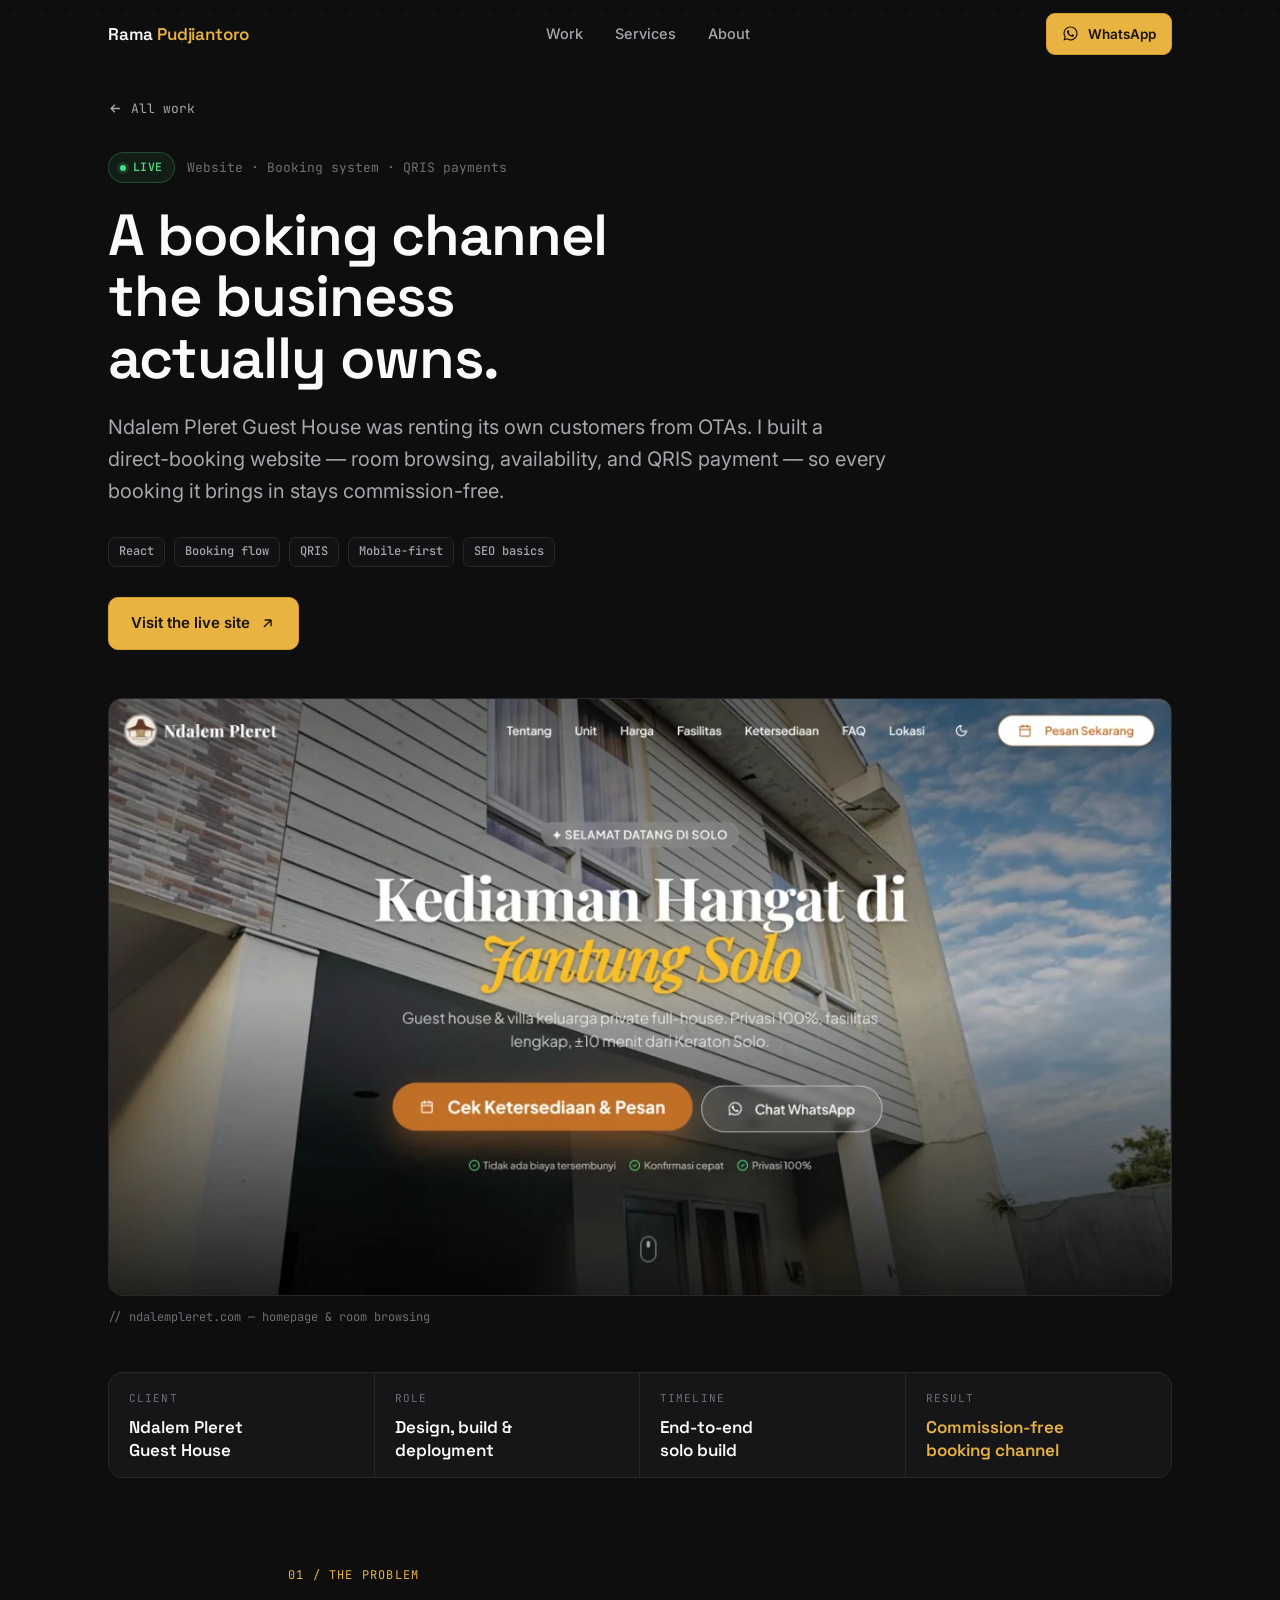
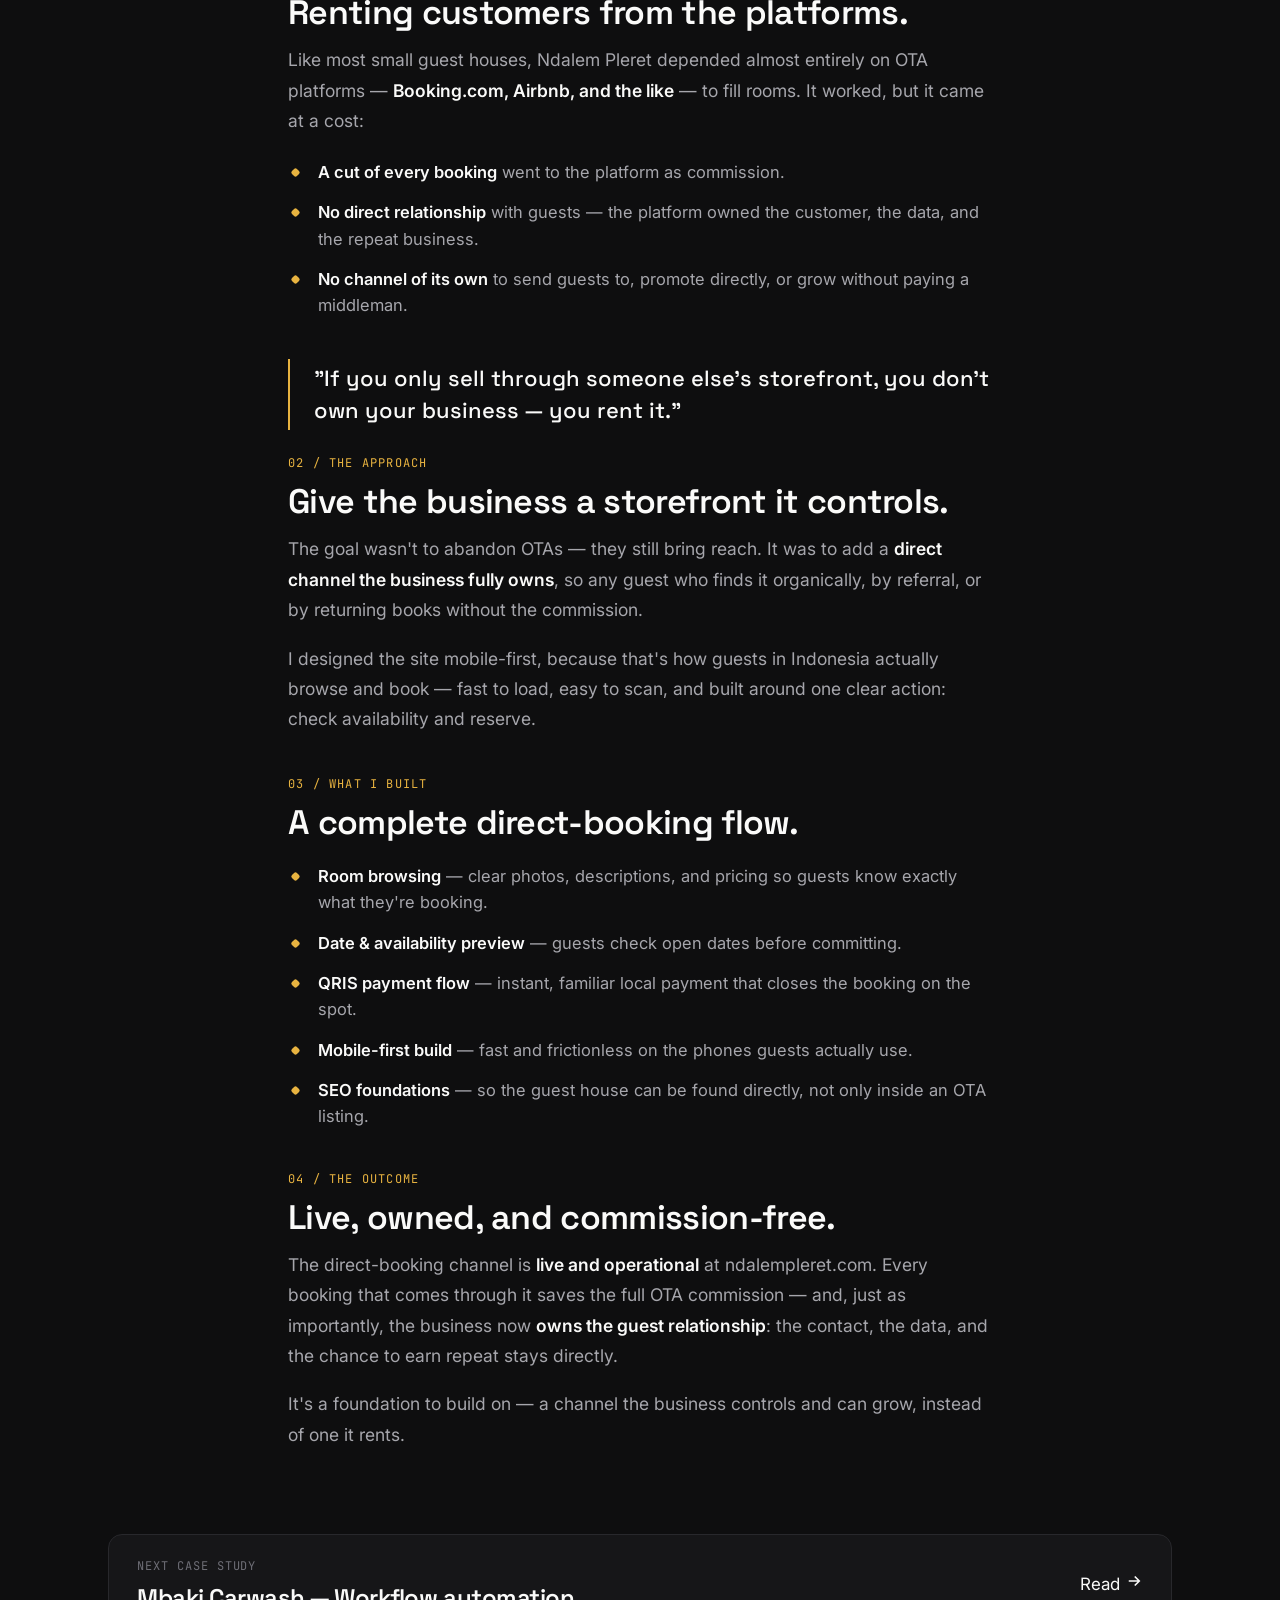
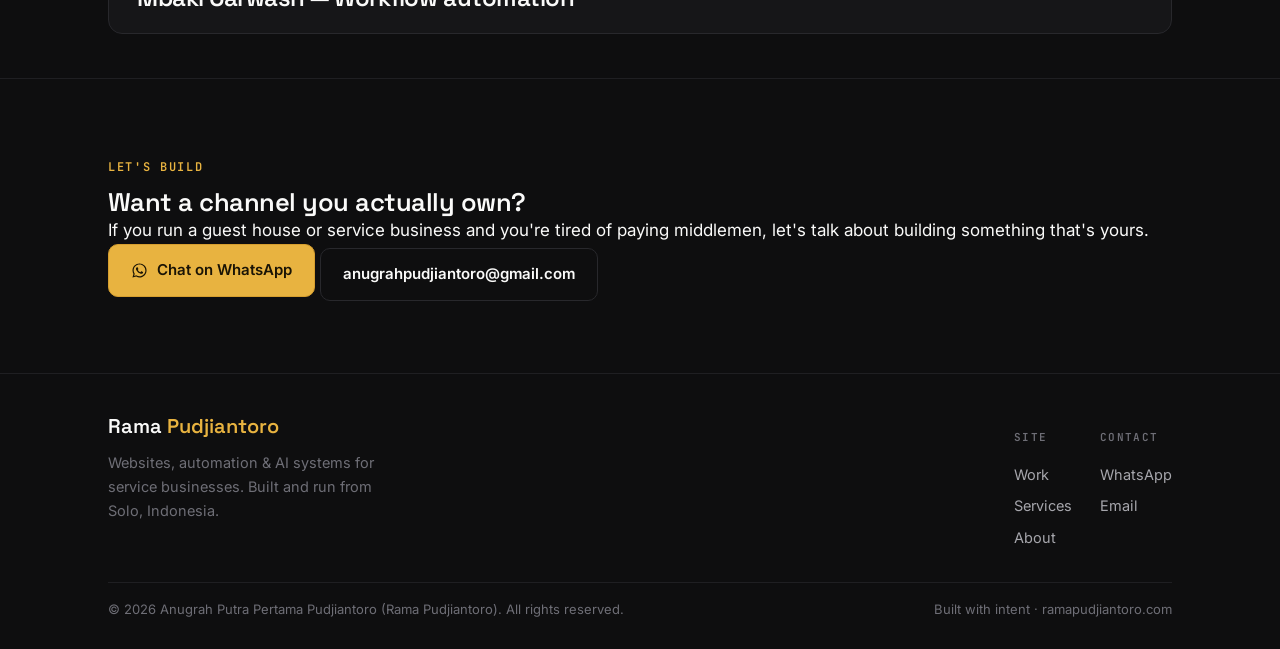
<file: ndalem-pleret.html>
<!DOCTYPE html>
<html lang="en">
<head>
<meta charset="UTF-8">
<meta name="viewport" content="width=device-width, initial-scale=1.0">
<title>Ndalem Pleret Guest House — Case Study · Rama Pudjiantoro</title>
<meta name="description" content="A direct-booking website with QRIS payments that frees a guest house from OTA commissions.">
<link rel="icon" type="image/x-icon" href="assets/favicon.ico">
<link rel="icon" type="image/png" sizes="16x16" href="assets/favicon-16x16.png">
<link rel="icon" type="image/png" sizes="32x32" href="assets/favicon-32x32.png">
<link rel="icon" type="image/png" sizes="192x192" href="assets/favicon-192x192.png">
<link rel="apple-touch-icon" href="assets/apple-touch-icon.png">
<link rel="stylesheet" href="site.css">
<style>
  .cs-section { padding: 44px 0; }
  .cs-section.tight { padding-top: 0; }
  .cs-grid-two { display: grid; grid-template-columns: 1.3fr 1fr; gap: 48px; align-items: start; }
  @media (max-width: 820px) { .cs-grid-two { grid-template-columns: 1fr; gap: 28px; } }
</style>
</head>
<body>

<!-- NAV -->
<header class="nav" id="nav">
  <div class="wrap nav-inner">
    <a href="index.html" class="nav-logo">Rama <b>Pudjiantoro</b></a>
    <nav class="nav-links">
      <a href="index.html#work">Work</a>
      <a href="index.html#services">Services</a>
      <a href="index.html#about">About</a>
    </nav>
    <div class="nav-cta">
      <a class="btn btn-gold btn-sm" href="https://wa.me/6282135222635" target="_blank" rel="noopener">
        <svg viewBox="0 0 24 24" fill="currentColor" width="16" height="16"><path d="M19.05 4.91A9.82 9.82 0 0 0 12.04 2C6.58 2 2.13 6.45 2.13 11.91c0 1.75.46 3.45 1.32 4.95L2.05 22l5.25-1.38a9.9 9.9 0 0 0 4.74 1.21h.004c5.46 0 9.91-4.45 9.91-9.91 0-2.65-1.03-5.14-2.9-7.01zM12.04 20.15h-.003a8.2 8.2 0 0 1-4.18-1.15l-.3-.18-3.12.82.83-3.04-.2-.31a8.18 8.18 0 0 1-1.26-4.38c0-4.54 3.7-8.23 8.24-8.23 2.2 0 4.27.86 5.82 2.42a8.18 8.18 0 0 1 2.41 5.83c0 4.54-3.7 8.23-8.24 8.23zm4.52-6.16c-.25-.12-1.47-.72-1.69-.81-.23-.08-.39-.12-.56.12-.16.25-.64.81-.79.97-.14.17-.29.19-.54.06-.25-.12-1.05-.39-1.99-1.23-.74-.66-1.23-1.47-1.38-1.72-.14-.25-.01-.38.11-.51.11-.11.25-.29.37-.43.13-.14.17-.25.25-.41.08-.17.04-.31-.02-.43-.06-.12-.56-1.34-.76-1.84-.2-.48-.41-.42-.56-.43-.14-.01-.31-.01-.48-.01-.17 0-.43.06-.66.31-.23.25-.87.85-.87 2.07 0 1.22.89 2.4 1.01 2.56.12.17 1.75 2.67 4.23 3.74.59.26 1.05.41 1.41.52.59.19 1.13.16 1.56.1.48-.07 1.47-.6 1.67-1.18.21-.58.21-1.07.14-1.18-.06-.11-.22-.17-.47-.29z"/></svg>
        WhatsApp
      </a>
    </div>
  </div>
</header>

<!-- HERO -->
<section class="cs-hero">
  <div class="wrap">
    <a href="index.html#work" class="cs-back reveal">
      <svg viewBox="0 0 24 24" fill="none" stroke="currentColor" stroke-width="2.2"><path d="M19 12H5M11 6l-6 6 6 6"/></svg>
      All work
    </a>
    <div class="cs-meta reveal" style="transition-delay:.04s">
      <span class="pill live"><span class="dot"></span>Live</span>
      <span class="cat">Website &middot; Booking system &middot; QRIS payments</span>
    </div>
    <h1 class="reveal" style="transition-delay:.08s">A booking channel the business actually owns.</h1>
    <p class="cs-lede reveal" style="transition-delay:.12s">Ndalem Pleret Guest House was renting its own customers from OTAs. I built a direct-booking website — room browsing, availability, and QRIS payment — so every booking it brings in stays commission-free.</p>
    <div class="cs-tags reveal" style="transition-delay:.16s">
      <span class="tag">React</span>
      <span class="tag">Booking flow</span>
      <span class="tag">QRIS</span>
      <span class="tag">Mobile-first</span>
      <span class="tag">SEO basics</span>
    </div>
    <div style="margin-top:30px" class="reveal">
      <a class="btn btn-gold" href="https://ndalempleret.com" target="_blank" rel="noopener">
        Visit the live site
        <svg viewBox="0 0 24 24" fill="none" stroke="currentColor" stroke-width="2"><path d="M7 17L17 7M17 7H8M17 7v9"/></svg>
      </a>
    </div>
  </div>
</section>

<!-- SCREENSHOT -->
<section class="cs-section tight">
  <div class="wrap">
    <div class="cs-shot reveal">
      <image-slot id="cs-ndalem-hero" placeholder="Drop the live homepage screenshot (16:9)" fit="cover"></image-slot>
      <p class="cap">// ndalempleret.com — homepage &amp; room browsing</p>
    </div>
  </div>
</section>

<!-- SNAPSHOT -->
<section class="cs-section tight">
  <div class="wrap">
    <div class="cs-snapshot reveal">
      <div class="cell"><div class="k">Client</div><div class="v">Ndalem Pleret<br>Guest House</div></div>
      <div class="cell"><div class="k">Role</div><div class="v">Design, build &amp;<br>deployment</div></div>
      <div class="cell"><div class="k">Timeline</div><div class="v">End-to-end<br>solo build</div></div>
      <div class="cell"><div class="k">Result</div><div class="v gold">Commission-free<br>booking channel</div></div>
    </div>
  </div>
</section>

<!-- NARRATIVE -->
<section class="cs-section">
  <div class="wrap cs-body">

    <div class="cs-block reveal">
      <div class="num">01 / THE PROBLEM</div>
      <h2>Renting customers from the platforms.</h2>
      <p>Like most small guest houses, Ndalem Pleret depended almost entirely on OTA platforms — <strong>Booking.com, Airbnb, and the like</strong> — to fill rooms. It worked, but it came at a cost:</p>
      <ul class="cs-list">
        <li><strong>A cut of every booking</strong> went to the platform as commission.</li>
        <li><strong>No direct relationship</strong> with guests — the platform owned the customer, the data, and the repeat business.</li>
        <li><strong>No channel of its own</strong> to send guests to, promote directly, or grow without paying a middleman.</li>
      </ul>
    </div>

    <div class="cs-pullquote reveal">"If you only sell through someone else's storefront, you don't own your business — you rent it."</div>

    <div class="cs-block reveal">
      <div class="num">02 / THE APPROACH</div>
      <h2>Give the business a storefront it controls.</h2>
      <p>The goal wasn't to abandon OTAs — they still bring reach. It was to add a <strong>direct channel the business fully owns</strong>, so any guest who finds it organically, by referral, or by returning books without the commission.</p>
      <p>I designed the site mobile-first, because that's how guests in Indonesia actually browse and book — fast to load, easy to scan, and built around one clear action: check availability and reserve.</p>
    </div>

    <div class="cs-block reveal">
      <div class="num">03 / WHAT I BUILT</div>
      <h2>A complete direct-booking flow.</h2>
      <ul class="cs-list">
        <li><strong>Room browsing</strong> — clear photos, descriptions, and pricing so guests know exactly what they're booking.</li>
        <li><strong>Date &amp; availability preview</strong> — guests check open dates before committing.</li>
        <li><strong>QRIS payment flow</strong> — instant, familiar local payment that closes the booking on the spot.</li>
        <li><strong>Mobile-first build</strong> — fast and frictionless on the phones guests actually use.</li>
        <li><strong>SEO foundations</strong> — so the guest house can be found directly, not only inside an OTA listing.</li>
      </ul>
    </div>

    <div class="cs-block reveal">
      <div class="num">04 / THE OUTCOME</div>
      <h2>Live, owned, and commission-free.</h2>
      <p>The direct-booking channel is <strong>live and operational</strong> at ndalempleret.com. Every booking that comes through it saves the full OTA commission — and, just as importantly, the business now <strong>owns the guest relationship</strong>: the contact, the data, and the chance to earn repeat stays directly.</p>
      <p>It's a foundation to build on — a channel the business controls and can grow, instead of one it rents.</p>
    </div>

  </div>
</section>

<!-- NEXT -->
<section class="cs-section tight">
  <div class="wrap">
    <a class="card cs-next reveal" href="mbaki-carwash.html">
      <div>
        <div class="l">Next case study</div>
        <h3>Mbaki Carwash — Workflow automation</h3>
      </div>
      <span class="work-link">Read
        <svg viewBox="0 0 24 24" fill="none" stroke="currentColor" stroke-width="2.2" width="18" height="18"><path d="M5 12h14M13 6l6 6-6 6"/></svg>
      </span>
    </a>
  </div>
</section>

<!-- CTA -->
<section class="section contact" id="contact">
  <div class="wrap contact-inner">
    <p class="eyebrow no-rule reveal" style="justify-content:center">Let's build</p>
    <h2 class="reveal" style="transition-delay:.05s">Want a channel you actually own?</h2>
    <p class="reveal" style="transition-delay:.1s">If you run a guest house or service business and you're tired of paying middlemen, let's talk about building something that's yours.</p>
    <div class="contact-cta reveal" style="transition-delay:.15s">
      <a class="btn btn-gold" href="https://wa.me/6282135222635" target="_blank" rel="noopener">
        <svg viewBox="0 0 24 24" fill="currentColor"><path d="M19.05 4.91A9.82 9.82 0 0 0 12.04 2C6.58 2 2.13 6.45 2.13 11.91c0 1.75.46 3.45 1.32 4.95L2.05 22l5.25-1.38a9.9 9.9 0 0 0 4.74 1.21h.004c5.46 0 9.91-4.45 9.91-9.91 0-2.65-1.03-5.14-2.9-7.01zM12.04 20.15h-.003a8.2 8.2 0 0 1-4.18-1.15l-.3-.18-3.12.82.83-3.04-.2-.31a8.18 8.18 0 0 1-1.26-4.38c0-4.54 3.7-8.23 8.24-8.23 2.2 0 4.27.86 5.82 2.42a8.18 8.18 0 0 1 2.41 5.83c0 4.54-3.7 8.23-8.24 8.23zm4.52-6.16c-.25-.12-1.47-.72-1.69-.81-.23-.08-.39-.12-.56.12-.16.25-.64.81-.79.97-.14.17-.29.19-.54.06-.25-.12-1.05-.39-1.99-1.23-.74-.66-1.23-1.47-1.38-1.72-.14-.25-.01-.38.11-.51.11-.11.25-.29.37-.43.13-.14.17-.25.25-.41.08-.17.04-.31-.02-.43-.06-.12-.56-1.34-.76-1.84-.2-.48-.41-.42-.56-.43-.14-.01-.31-.01-.48-.01-.17 0-.43.06-.66.31-.23.25-.87.85-.87 2.07 0 1.22.89 2.4 1.01 2.56.12.17 1.75 2.67 4.23 3.74.59.26 1.05.41 1.41.52.59.19 1.13.16 1.56.1.48-.07 1.47-.6 1.67-1.18.21-.58.21-1.07.14-1.18-.06-.11-.22-.17-.47-.29z"/></svg>
        Chat on WhatsApp
      </a>
      <a class="btn btn-ghost" href="mailto:anugrahpudjiantoro@gmail.com">anugrahpudjiantoro@gmail.com</a>
    </div>
  </div>
</section>

<!-- FOOTER -->
<footer class="footer">
  <div class="wrap">
    <div class="footer-grid">
      <div>
        <div class="footer-name">Rama <span style="color:var(--gold)">Pudjiantoro</span></div>
        <p class="footer-tag">Websites, automation &amp; AI systems for service businesses. Built and run from Solo, Indonesia.</p>
      </div>
      <div class="footer-links">
        <div class="footer-col">
          <h5>Site</h5>
          <a href="index.html#work">Work</a>
          <a href="index.html#services">Services</a>
          <a href="index.html#about">About</a>
        </div>
        <div class="footer-col">
          <h5>Contact</h5>
          <a href="https://wa.me/6282135222635" target="_blank" rel="noopener">WhatsApp</a>
          <a href="mailto:anugrahpudjiantoro@gmail.com">Email</a>
        </div>
      </div>
    </div>
    <div class="footer-base">
      <span>&copy; 2026 Anugrah Putra Pertama Pudjiantoro (Rama Pudjiantoro). All rights reserved.</span>
      <span>Built with intent &middot; ramapudjiantoro.com</span>
    </div>
  </div>
</footer>

<script src="image-slot.js"></script>
<script src="site.js"></script>
</body>
</html>
</file>
<file: site.css>
/* ───────────────────────────────────────────────────────────
   Rama Pudjiantoro — Portfolio
   Shared stylesheet · Dark + gold · Space Grotesk / Inter / JetBrains Mono
   ─────────────────────────────────────────────────────────── */

@import url('https://fonts.googleapis.com/css2?family=Space+Grotesk:wght@400;500;600;700&family=Inter:wght@400;500;600&family=JetBrains+Mono:wght@500;600&display=swap');

:root {
  --bg:          #0E0E0F;
  --bg-2:        #121214;
  --surface:     #161618;
  --surface-2:   #1B1B1E;
  --border:      #28282C;
  --border-soft: #1F1F22;
  --text:        #FAFAF9;
  --muted:       #A6A6AC;
  --muted-2:     #6E6E76;
  --gold:        #E8B340;
  --gold-strong: #D69E2E;
  --gold-deep:   #1f1804;
  --gold-soft:   rgba(232,179,64,0.10);
  --gold-line:   rgba(232,179,64,0.22);
  --green:       #4ADE80;

  --font-display: 'Space Grotesk', sans-serif;
  --font-body:    'Inter', system-ui, sans-serif;
  --font-mono:    'JetBrains Mono', ui-monospace, monospace;

  --maxw: 1120px;
  --radius: 14px;
}

* { box-sizing: border-box; }

html { scroll-behavior: smooth; }

body {
  margin: 0;
  background: var(--bg);
  position: relative;
  color: var(--text);
  font-family: var(--font-body);
  font-size: 17px;
  line-height: 1.65;
  -webkit-font-smoothing: antialiased;
  text-rendering: optimizeLegibility;
  overflow-x: hidden;
}

::selection { background: rgba(232,179,64,0.25); color: #fff; }

/* ── Ambient: faint dot-grid texture behind everything ─────── */
body::before {
  content: "";
  position: fixed; inset: 0; z-index: -1; pointer-events: none;
  background-image: radial-gradient(rgba(255,255,255,0.05) 1px, transparent 1px);
  background-size: 28px 28px;
  -webkit-mask-image: linear-gradient(to bottom, rgba(0,0,0,0.9), rgba(0,0,0,0.28));
          mask-image: linear-gradient(to bottom, rgba(0,0,0,0.9), rgba(0,0,0,0.28));
}

/* ── Scroll progress bar ───────────────────────────────────── */
.scroll-progress {
  position: fixed; top: 0; left: 0; height: 2px; width: 0%;
  background: linear-gradient(90deg, var(--gold-strong), var(--gold));
  z-index: 200; pointer-events: none;
  box-shadow: 0 0 12px rgba(232,179,64,0.5);
  transition: width .1s linear;
}

/* ── Nav link underline ────────────────────────────────────── */
.nav-links a::after {
  content: ""; position: absolute; left: 14px; right: 14px; bottom: 4px;
  height: 1.5px; background: var(--gold); border-radius: 2px;
  transform: scaleX(0); transform-origin: left; transition: transform .25s cubic-bezier(.16,1,.3,1);
}
.nav-links a:hover::after { transform: scaleX(1); }

/* ── Toolkit tag hover ─────────────────────────────────────── */
.strip-tools .tag { transition: color .18s, border-color .18s, background .18s, transform .18s; }
.strip-tools .tag:hover { color: var(--gold); border-color: var(--gold-line); background: var(--gold-soft); transform: translateY(-2px); }

/* ── Animated ambient glows ────────────────────────────────── */
@keyframes glowDrift {
  0%,100% { transform: translate(0,0) scale(1); opacity: .9; }
  50%     { transform: translate(-18px, 14px) scale(1.12); opacity: 1; }
}
@media (prefers-reduced-motion: reduce) {
  .hero-glow { animation: none !important; }
}

h1, h2, h3, h4 {
  font-family: var(--font-display);
  font-weight: 600;
  letter-spacing: -0.02em;
  line-height: 1.06;
  margin: 0;
  text-wrap: balance;
}

p { margin: 0; text-wrap: pretty; }
a { color: inherit; text-decoration: none; }

/* ── Layout ───────────────────────────────────────────────── */
.wrap { width: 100%; max-width: var(--maxw); margin: 0 auto; padding: 0 28px; }
.section { padding: 72px 0; border-top: 1px solid var(--border-soft); }
.section:first-of-type { border-top: 0; }

/* ── Eyebrow / mono label ─────────────────────────────────── */
.eyebrow {
  font-family: var(--font-mono);
  font-size: 12px;
  font-weight: 600;
  letter-spacing: 0.14em;
  text-transform: uppercase;
  color: var(--gold);
  display: inline-flex;
  align-items: center;
  gap: 9px;
  margin: 0 0 12px;
}
.eyebrow::before {
  content: "";
  width: 22px; height: 1px;
  background: var(--gold-line);
}
.eyebrow.no-rule::before { display: none; }

/* ── Buttons ──────────────────────────────────────────────── */
.btn {
  display: inline-flex;
  align-items: center;
  gap: 9px;
  font-family: var(--font-body);
  font-size: 15px;
  font-weight: 600;
  padding: 13px 22px;
  border-radius: 10px;
  border: 1px solid transparent;
  cursor: pointer;
  transition: transform .15s ease, background .2s ease, border-color .2s ease, color .2s ease;
  white-space: nowrap;
}
.btn svg { width: 17px; height: 17px; }
.btn-gold {
  background: var(--gold);
  color: #1a1405;
  border-color: var(--gold-strong);
}
.btn-gold:hover { background: var(--gold-strong); transform: translateY(-1px); }
.btn-ghost {
  background: transparent;
  color: var(--text);
  border-color: var(--border);
}
.btn-ghost:hover { background: var(--surface-2); border-color: #3a3a40; }
.btn-sm { padding: 9px 15px; font-size: 13.5px; border-radius: 9px; }

/* ── Nav ──────────────────────────────────────────────────── */
.nav {
  position: fixed; top: 0; left: 0; right: 0; z-index: 100;
  transition: background .3s ease, border-color .3s ease, backdrop-filter .3s ease;
  border-bottom: 1px solid transparent;
}
.nav.scrolled {
  background: rgba(14,14,15,0.78);
  backdrop-filter: blur(14px);
  border-bottom: 1px solid var(--border-soft);
}
.nav-inner { height: 68px; display: flex; align-items: center; justify-content: space-between; }
.nav-logo { font-family: var(--font-display); font-weight: 600; font-size: 17px; letter-spacing: -0.01em; white-space: nowrap; }
.nav-logo b { color: var(--gold); font-weight: 600; }
.nav-links { display: flex; align-items: center; gap: 4px; }
.nav-links a {
  font-size: 14.5px; font-weight: 500; color: var(--muted);
  padding: 8px 14px; border-radius: 8px; transition: color .15s, background .15s;
  position: relative;
}
.nav-links a:hover { color: var(--text); background: var(--surface-2); }
.nav-cta { display: flex; align-items: center; gap: 14px; }
.nav-burger { display: none; background: none; border: 0; color: var(--text); cursor: pointer; padding: 6px; }
@media (max-width: 820px) {
  .nav-links, .nav-cta .btn-text-hide { display: none; }
  .nav-burger { display: inline-flex; }
}

/* ── Cards ────────────────────────────────────────────────── */
.card {
  background: var(--surface);
  border: 1px solid var(--border);
  border-radius: var(--radius);
  transition: border-color .2s ease, transform .25s cubic-bezier(.16,1,.3,1), box-shadow .25s ease, background .2s ease;
}
.card:hover { border-color: var(--gold-line); transform: translateY(-4px); box-shadow: 0 24px 50px -30px rgba(0,0,0,.95); }

/* ── Status pill ──────────────────────────────────────────── */
.pill {
  display: inline-flex; align-items: center; gap: 7px;
  font-family: var(--font-mono); font-size: 11.5px; font-weight: 600;
  letter-spacing: 0.04em; text-transform: uppercase;
  padding: 5px 11px; border-radius: 100px;
  border: 1px solid var(--border);
  color: var(--muted);
}
.pill .dot { width: 6px; height: 6px; border-radius: 50%; background: var(--muted); }
.pill.live { color: var(--green); border-color: rgba(74,222,128,0.25); background: rgba(74,222,128,0.07); }
.pill.live .dot { background: var(--green); box-shadow: 0 0 0 3px rgba(74,222,128,0.15); }
.pill.gold { color: var(--gold); border-color: var(--gold-line); background: var(--gold-soft); }
.pill.gold .dot { background: var(--gold); box-shadow: 0 0 0 3px rgba(232,179,64,0.15); }

/* ── Tag (mono tech chip) ─────────────────────────────────── */
.tag {
  font-family: var(--font-mono); font-size: 12px; font-weight: 500;
  color: var(--muted); padding: 4px 10px; border-radius: 7px;
  border: 1px solid var(--border); background: var(--bg-2);
}

/* ── Footer ───────────────────────────────────────────────── */
.footer { border-top: 1px solid var(--border-soft); padding: 36px 0 28px; }
.footer-grid { display: flex; justify-content: space-between; align-items: flex-start; gap: 40px; flex-wrap: wrap; }
.footer-name { font-family: var(--font-display); font-size: 20px; font-weight: 600; margin-bottom: 8px; }
.footer-tag { color: var(--muted-2); font-size: 14.5px; max-width: 320px; }
.footer-links { display: flex; gap: 28px; flex-wrap: wrap; }
.footer-col h5 { font-family: var(--font-mono); font-size: 11px; letter-spacing: 0.12em; text-transform: uppercase; color: var(--muted-2); margin-bottom: 12px; font-weight: 600; }
.footer-col a { display: block; color: var(--muted); font-size: 14.5px; padding: 4px 0; transition: color .15s; }
.footer-col a:hover { color: var(--gold); }
.footer-base { margin-top: 28px; padding-top: 16px; border-top: 1px solid var(--border-soft); display: flex; justify-content: space-between; gap: 16px; flex-wrap: wrap; color: var(--muted-2); font-size: 13px; }

/* ── Reveal on scroll — default VISIBLE; only hidden when JS confirms it can animate.
   This guarantees content is never stuck hidden in throttled/embedded/no-JS contexts. ── */
.reveal { opacity: 1; transform: none; }
html.anim .reveal { opacity: 0; transform: translateY(26px); transition: opacity .7s cubic-bezier(.16,1,.3,1), transform .7s cubic-bezier(.16,1,.3,1); }
html.anim .reveal.in { opacity: 1; transform: none; }
@media (prefers-reduced-motion: reduce) {
  html.anim .reveal { opacity: 1 !important; transform: none !important; transition: none; }
  html { scroll-behavior: auto; }
}

/* ── Image placeholder (striped) ──────────────────────────── */
.ph {
  position: relative; overflow: hidden; border-radius: 12px;
  background:
    repeating-linear-gradient(135deg, #161618 0 14px, #18181b 14px 28px);
  border: 1px solid var(--border);
  display: flex; align-items: center; justify-content: center;
}
.ph span {
  font-family: var(--font-mono); font-size: 12px; color: var(--muted-2);
  letter-spacing: 0.04em; padding: 6px 12px; border: 1px dashed var(--border);
  border-radius: 6px; background: rgba(14,14,15,0.6);
}

/* image-slot — themed for the dark UI (placeholder text + visible striped empty state) */
image-slot {
  color: var(--muted-2);
  background: repeating-linear-gradient(135deg, #15151a 0 14px, #191920 14px 28px);
  border: 1px solid var(--border);
  border-radius: 12px;
  display: block;
}

/* ─────────────────────────────────────────────────────────
   CASE STUDY PAGES
   ───────────────────────────────────────────────────────── */
.cs-back { display: inline-flex; align-items: center; gap: 8px; font-family: var(--font-mono); font-size: 13px; color: var(--muted); transition: color .15s, gap .15s; }
.cs-back:hover { color: var(--gold); gap: 12px; }
.cs-back svg { width: 15px; height: 15px; }

.cs-hero { padding: 96px 0 40px; }
.cs-meta { display: flex; align-items: center; gap: 12px; flex-wrap: wrap; margin: 28px 0 22px; }
.cs-meta .cat { font-family: var(--font-mono); font-size: 13px; color: var(--muted-2); }
.cs-hero h1 { font-size: clamp(36px, 5vw, 58px); max-width: 16ch; margin-bottom: 22px; }
.cs-lede { font-size: 20px; color: var(--muted); max-width: 60ch; line-height: 1.6; }
.cs-tags { display: flex; gap: 9px; flex-wrap: wrap; margin-top: 30px; }

.cs-shot { margin: 8px 0 0; }
.cs-shot image-slot, .cs-shot .ph { width: 100%; height: auto; aspect-ratio: 16/9; border-radius: var(--radius); }
.cs-shot .cap { font-family: var(--font-mono); font-size: 12px; color: var(--muted-2); margin-top: 12px; }

/* snapshot bar */
.cs-snapshot { display: grid; grid-template-columns: repeat(4, 1fr); gap: 0; border: 1px solid var(--border); border-radius: var(--radius); overflow: hidden; background: var(--surface); }
.cs-snapshot .cell { padding: 16px 20px; border-right: 1px solid var(--border); }
.cs-snapshot .cell:last-child { border-right: 0; }
.cs-snapshot .k { font-family: var(--font-mono); font-size: 11px; letter-spacing: 0.1em; text-transform: uppercase; color: var(--muted-2); margin-bottom: 9px; }
.cs-snapshot .v { font-family: var(--font-display); font-size: 17px; font-weight: 600; line-height: 1.3; }
.cs-snapshot .v.gold { color: var(--gold); }

/* narrative blocks */
.cs-body { max-width: 760px; }
.cs-block { margin-bottom: 40px; }
.cs-block .num { font-family: var(--font-mono); font-size: 12px; color: var(--gold); letter-spacing: 0.1em; margin-bottom: 10px; }
.cs-block h2 { font-size: clamp(26px, 3.2vw, 34px); margin-bottom: 14px; }
.cs-block p { color: var(--muted); font-size: 17.5px; line-height: 1.74; margin-bottom: 18px; }
.cs-block p strong { color: var(--text); font-weight: 600; }
.cs-list { list-style: none; padding: 0; margin: 22px 0 0; display: flex; flex-direction: column; gap: 14px; }
.cs-list li { position: relative; padding-left: 30px; color: var(--muted); font-size: 16.5px; line-height: 1.6; }
.cs-list li::before { content: ""; position: absolute; left: 4px; top: 10px; width: 7px; height: 7px; border-radius: 2px; background: var(--gold); transform: rotate(45deg); }
.cs-list li strong { color: var(--text); font-weight: 600; }

.cs-pullquote { border-left: 2px solid var(--gold); padding: 4px 0 4px 24px; margin: 24px 0; font-family: var(--font-display); font-size: 22px; font-weight: 500; line-height: 1.45; color: var(--text); }

.cs-next { display: flex; align-items: center; justify-content: space-between; gap: 24px; flex-wrap: wrap; padding: 22px 28px; }
.cs-next .l { font-family: var(--font-mono); font-size: 12px; color: var(--muted-2); letter-spacing: 0.08em; text-transform: uppercase; margin-bottom: 8px; }
.cs-next h3 { font-size: 24px; }

@media (max-width: 760px) {
  .cs-snapshot { grid-template-columns: 1fr 1fr; }
  .cs-snapshot .cell:nth-child(2) { border-right: 0; }
  .cs-snapshot .cell:nth-child(1), .cs-snapshot .cell:nth-child(2) { border-bottom: 1px solid var(--border); }
  .cs-hero { padding: 84px 0 32px; }
  .cs-lede { font-size: 17px; }
}
@media (max-width: 480px) {
  .cs-snapshot { grid-template-columns: 1fr; }
  .cs-snapshot .cell { border-right: 0; border-bottom: 1px solid var(--border); }
  .cs-snapshot .cell:last-child { border-bottom: 0; }
  .section { padding: 52px 0; }
  .cs-block { margin-bottom: 30px; }
  .cs-pullquote { font-size: 18px; margin: 18px 0; }
}
</file>
